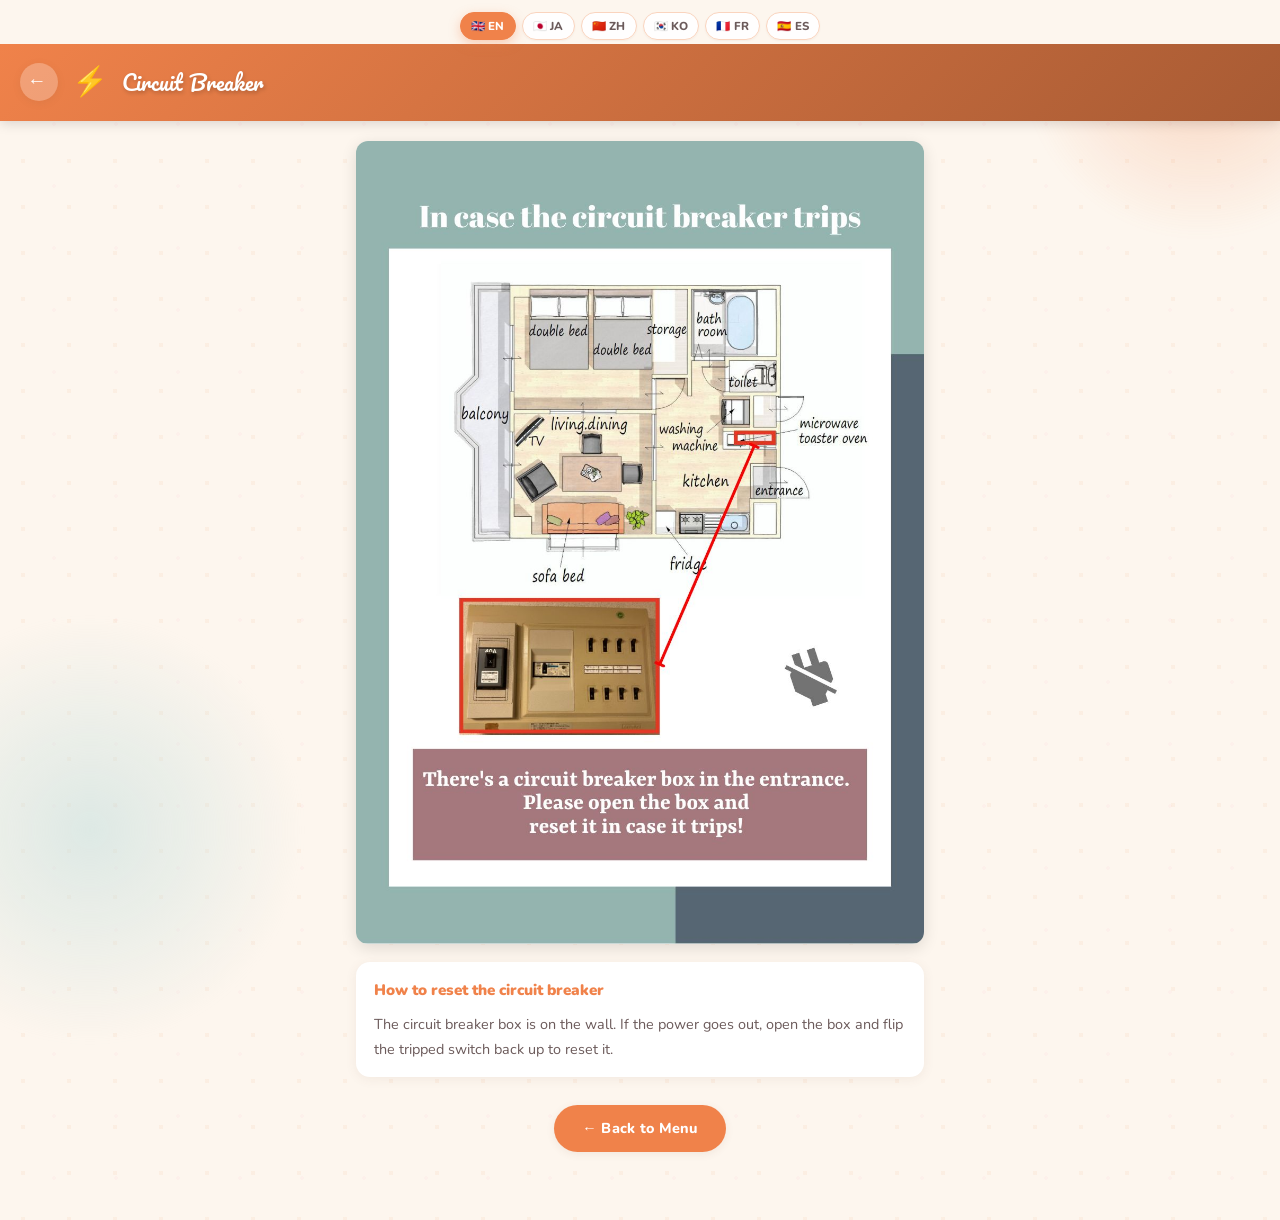
<file: circuit-breaker/index.html>
<!DOCTYPE html>
<html lang="en">
<head>
<meta charset="UTF-8">
<meta name="viewport" content="width=device-width, initial-scale=1.0">
<title>Circuit Breaker — Feliz Stay 907</title>
<link href="https://fonts.googleapis.com/css2?family=Nunito:wght@600;700;800;900&family=Pacifico&display=swap" rel="stylesheet">
<style>
  :root {
    --accent: #f0824a;
    --accent-light: #fad4be;
    --cream: #fdf6ee;
    --text-dark: #3a3232;
    --text-mid: #6b5a5a;
  }
  * { box-sizing: border-box; margin: 0; padding: 0; }
  body { font-family: 'Nunito', sans-serif; background: var(--cream); color: var(--text-dark); min-height: 100vh; }
  .top-bar {
    background: linear-gradient(135deg, var(--accent) 0%, color-mix(in srgb, var(--accent) 70%, black) 100%);
    padding: 16px 20px;
    display: flex;
    align-items: center;
    gap: 14px;
    position: sticky;
    top: 0;
    z-index: 10;
    box-shadow: 0 2px 12px rgba(0,0,0,0.15);
  }
  .back-btn {
    background: rgba(255,255,255,0.25);
    border: none;
    border-radius: 50%;
    width: 38px; height: 38px;
    display: flex; align-items: center; justify-content: center;
    cursor: pointer;
    font-size: 1.2rem;
    color: #fff;
    text-decoration: none;
    flex-shrink: 0;
    transition: background 0.2s;
  }
  .back-btn:hover { background: rgba(255,255,255,0.4); }
  .top-title {
    font-family: 'Pacifico', cursive;
    font-size: 1.3rem;
    color: #fff;
    text-shadow: 1px 2px 4px rgba(0,0,0,0.2);
    flex: 1;
  }
  .top-emoji { font-size: 1.8rem; }
  .content { padding: 20px 16px 40px; max-width: 600px; margin: 0 auto; }
  .content img:last-child { margin-bottom: 0; }
  .back-footer {
    text-align: center;
    margin-top: 28px;
    padding-bottom: 20px;
  }
  .back-footer a {
    display: inline-flex;
    align-items: center;
    gap: 8px;
    background: var(--accent);
    color: #fff;
    text-decoration: none;
    padding: 12px 28px;
    border-radius: 50px;
    font-weight: 800;
    font-size: 0.9rem;
    box-shadow: 0 4px 12px rgba(0,0,0,0.2);
    transition: transform 0.2s;
  }
  .back-footer a:hover { transform: scale(1.04); }

  .lang-bar{display:flex;justify-content:center;gap:6px;padding:10px 16px;flex-wrap:wrap;background:var(--cream);}
  .lang-btn{border:2px solid var(--accent-light);background:rgba(255,255,255,0.92);border-radius:50px;padding:4px 9px;font-family:'Nunito',sans-serif;font-size:0.72rem;font-weight:800;color:var(--text-mid);cursor:pointer;transition:all 0.2s;box-shadow:0 2px 8px rgba(120,80,60,0.12);}
  .lang-btn.active{background:var(--accent);border-color:var(--accent);color:#fff;}
  .lang-btn:hover:not(.active){border-color:var(--accent);color:var(--accent);}
  .info-card{background:#fff;border-radius:14px;padding:16px 18px;margin:18px 0;box-shadow:0 2px 12px rgba(120,80,60,0.08);font-size:0.9rem;line-height:1.7;color:var(--text-mid);}
  .info-card h3{font-size:0.95rem;font-weight:900;color:var(--accent);margin-bottom:8px;}
  .info-card ul{padding-left:1.2em;}
  .info-card li{margin-bottom:4px;}
  .tel{font-size:1.1rem;font-weight:900;color:var(--text-dark);letter-spacing:0.03em;}
</style>
    <link rel="stylesheet" href="../assets/style-sub.css?v=header-bands-20260528">
  <link rel="stylesheet" href="../assets/cute-pack.css">
  <style id="cute-pack-theme">:root{--cp-chip-a:#fff3e8;--cp-chip-b:#fdeef4;--cp-hover-shadow:rgba(220,140,90,.18);--cp-dot-1:rgba(240,170,120,.10);}</style>
</head>
<body>
<div class="lang-bar">
  <button class="lang-btn active" onclick="setLang('en',this)">🇬🇧 EN</button>
  <button class="lang-btn" onclick="setLang('ja',this)">🇯🇵 JA</button>
  <button class="lang-btn" onclick="setLang('zh',this)">🇨🇳 ZH</button>
  <button class="lang-btn" onclick="setLang('ko',this)">🇰🇷 KO</button>
  <button class="lang-btn" onclick="setLang('fr',this)">🇫🇷 FR</button>
  <button class="lang-btn" onclick="setLang('es',this)">🇪🇸 ES</button>
</div>
<div class="top-bar">
  <a href="../" class="back-btn">←</a>
  <span class="top-emoji">⚡</span>
  <div class="top-title" data-i18n="pageTitle">Circuit Breaker</div>
</div>
<div class="content">
  <img src="[data-uri]" alt="Circuit Breaker" style="width:100%;border-radius:12px;display:block;margin-bottom:12px;box-shadow:0 4px 16px rgba(0,0,0,0.12);">
  <div class="info-card"><h3 data-i18n="infoTitle">How to reset the circuit breaker</h3><p data-i18n="infoBody">The circuit breaker box is on the wall. If the power goes out, open the box and flip the tripped switch back up to reset it.</p></div>
<div class="back-footer">
    <a href="../" data-i18n="backToMenu">← Back to Menu</a>
  </div>
</div>

<script>
const S={"en":{"pageTitle":"Circuit Breaker","infoTitle":"How to reset the circuit breaker","infoBody":"The circuit breaker box is on the wall. If the power goes out, open the box and flip the tripped switch back up to reset it.","backToMenu":"← Back to Menu"},"ja":{"pageTitle":"ブレーカー","infoTitle":"ブレーカーの復旧方法","infoBody":"ブレーカーボックスは壁にあります。停電した場合は、ボックスを開けて落ちたスイッチを上げてリセットしてください。","backToMenu":"← メニューへ戻る"},"zh":{"pageTitle":"断路器","infoTitle":"断路器跳闸后的处理方法","infoBody":"断路器箱位于墙上。如果停电，请打开箱盖，将跳闸的开关拨回上方以重置。","backToMenu":"← 返回菜单"},"ko":{"pageTitle":"차단기","infoTitle":"차단기 복구 방법","infoBody":"차단기 박스는 벽에 있습니다. 정전 시 박스를 열고 내려간 스위치를 위로 올려 리셋하세요.","backToMenu":"← 메뉴로 돌아가기"},"fr":{"pageTitle":"Disjoncteur","infoTitle":"Reinitialiser le disjoncteur","infoBody":"Le tableau electrique est sur le mur. En cas de coupure, ouvrez le tableau et remettez le disjoncteur en position haute.","backToMenu":"← Retour au menu"},"es":{"pageTitle":"Disyuntor","infoTitle":"Como restablecer el disyuntor","infoBody":"La caja de disyuntores esta en la pared. Si se va la luz, abra la caja y suba el interruptor caido para restablecerlo.","backToMenu":"← Volver al menu"}};
<script>
function setLang(l,btn){document.querySelectorAll('.lang-btn').forEach(b=>b.classList.remove('active'));btn.classList.add('active');const t=S[l];if(!t)return;document.querySelectorAll('[data-i18n]').forEach(el=>{const k=el.getAttribute('data-i18n');if(k in t)el.textContent=t[k];});}
setLang('en',document.querySelector('.lang-btn.active'));
</script>
</script>
  <script src="../assets/cute-pack.js" defer></script>
</body>
</html>
</file>
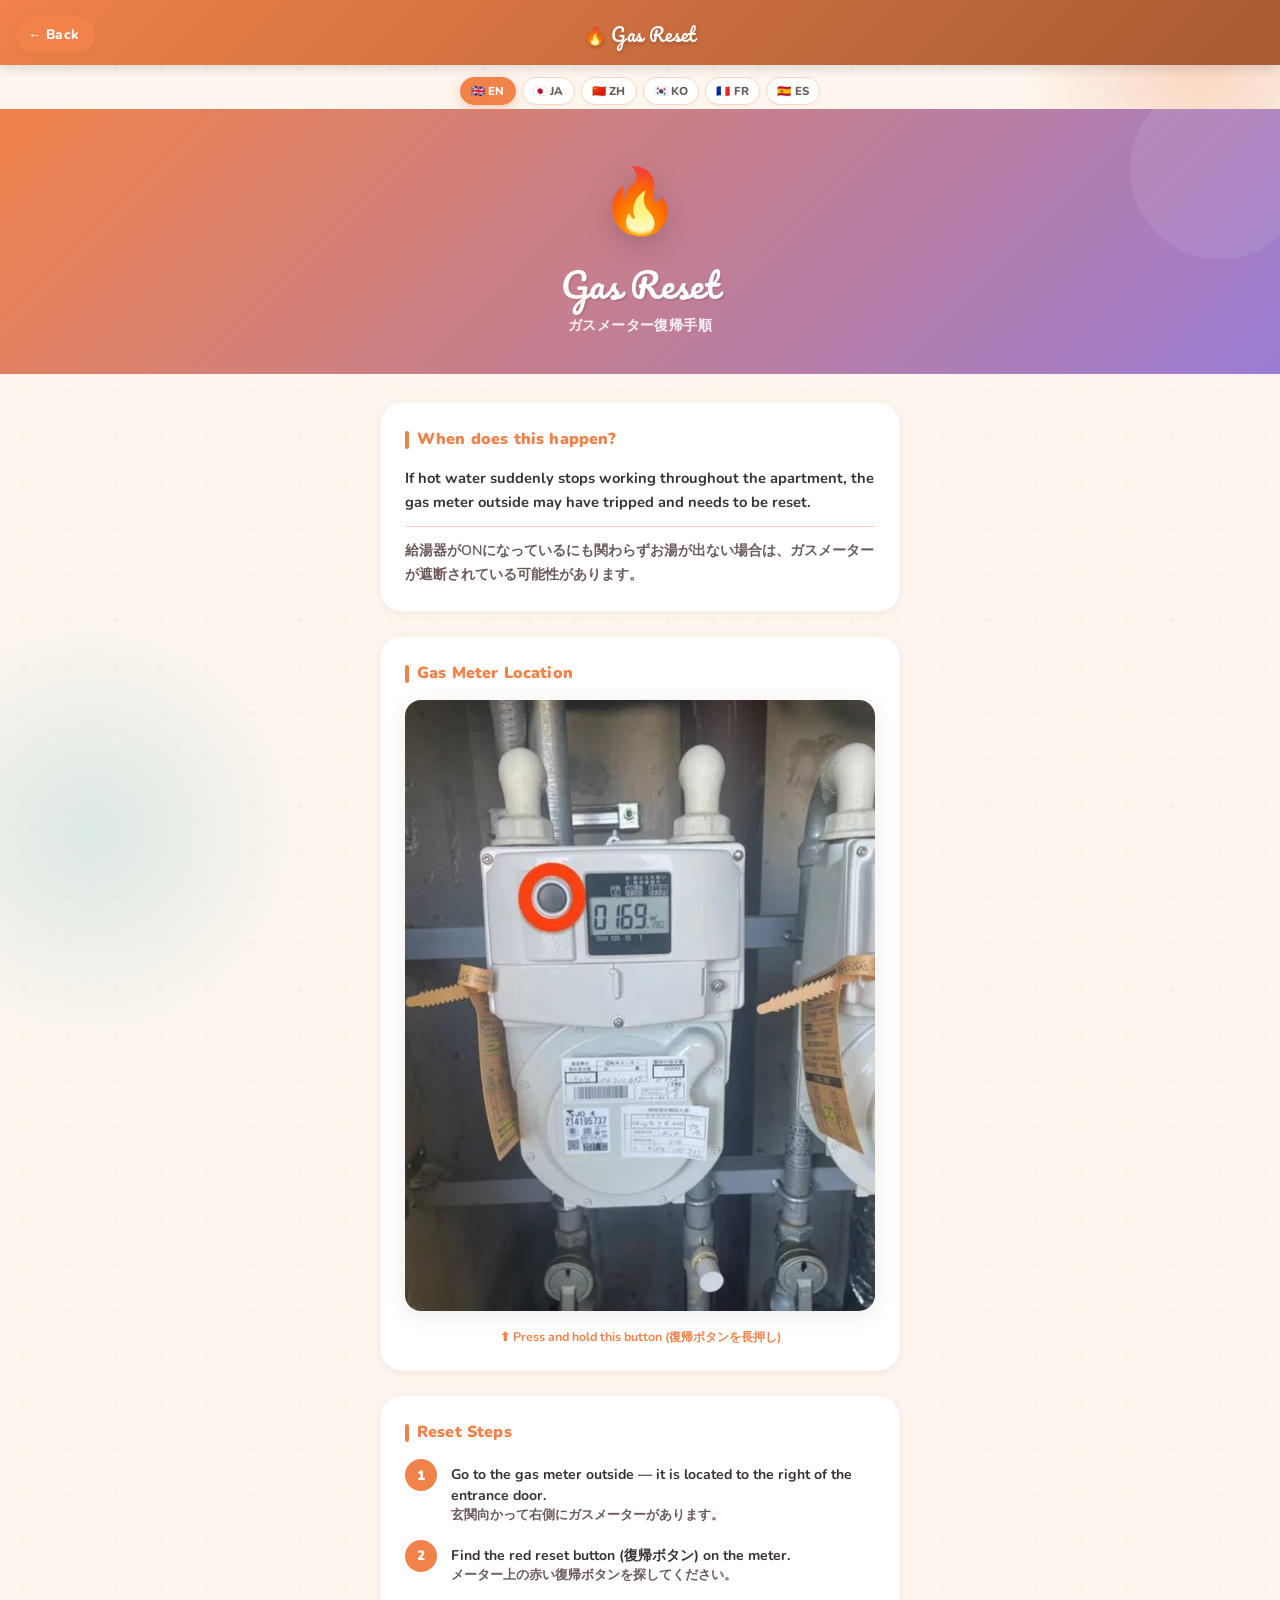
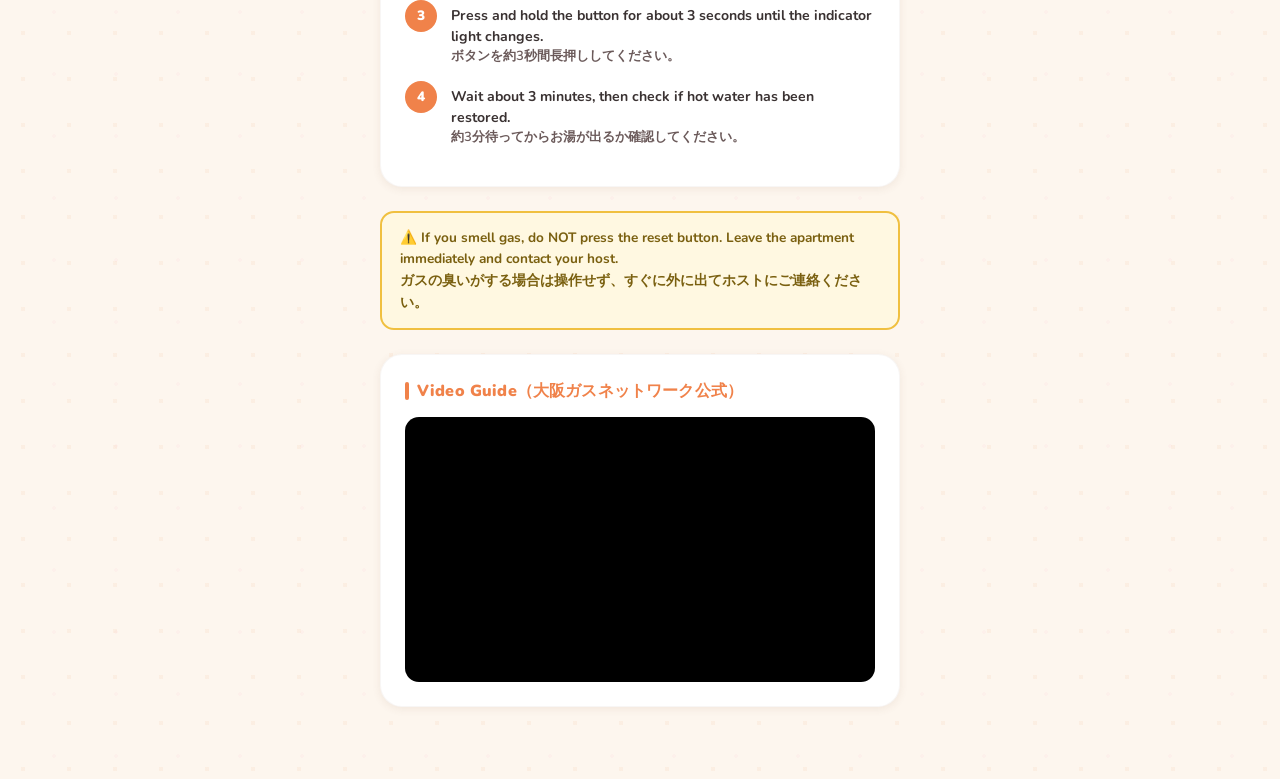
<file: gas-reset/index.html>
<!DOCTYPE html>
<html lang="en">
<head>
    <meta charset="UTF-8">
    <meta name="viewport" content="width=device-width, initial-scale=1.0">
    <title>Gas Reset — Feliz Stay 907</title>
    <link href="https://fonts.googleapis.com/css2?family=Nunito:wght@600;700;800;900&family=Pacifico&display=swap" rel="stylesheet">
    <style>
        :root {
            --cream: #fdf6ee;
            --accent: #f0824a;
            --accent-light: #fad4be;
            --text-dark: #3a3232;
            --text-mid: #6b5a5a;
            --white: #ffffff;
            --shadow: 0 4px 20px rgba(120,80,60,0.12);
        }

        * { box-sizing: border-box; margin: 0; padding: 0; }

        body {
            font-family: 'Nunito', sans-serif;
            background-color: var(--cream);
            color: var(--text-dark);
            min-height: 100vh;
        }

        /* ── Top bar ── */
        .top-bar {
            position: sticky;
            top: 0;
            z-index: 100;
            background: rgba(253,246,238,0.92);
            backdrop-filter: blur(8px);
            display: flex;
            align-items: center;
            padding: 12px 16px;
            border-bottom: 2px solid var(--accent-light);
        }

        .back-btn {
            display: inline-flex;
            align-items: center;
            gap: 6px;
            background: var(--accent);
            color: var(--white);
            border: none;
            border-radius: 50px;
            padding: 8px 18px;
            font-family: 'Nunito', sans-serif;
            font-size: 0.85rem;
            font-weight: 800;
            cursor: pointer;
            text-decoration: none;
            transition: opacity 0.2s;
        }
        .back-btn:hover { opacity: 0.85; }

        .top-bar-title {
            flex: 1;
            text-align: center;
            font-weight: 900;
            font-size: 1rem;
            color: var(--accent);
            padding-right: 80px; /* offset for back button width */
        }

        /* ── Hero header ── */
        .hero {
            background: linear-gradient(135deg, var(--accent) 0%, #9b7cd4 100%);
            color: var(--white);
            text-align: center;
            padding: 40px 24px 32px;
        }

        .hero-icon { font-size: 64px; display: block; margin-bottom: 12px; }

        .hero h1 {
            font-family: 'Pacifico', cursive;
            font-size: clamp(1.5rem, 5vw, 2.2rem);
            margin-bottom: 8px;
        }

        .hero-sub {
            font-size: 0.9rem;
            font-weight: 700;
            opacity: 0.9;
        }

        /* ── Content ── */
        .content {
            max-width: 560px;
            margin: 0 auto;
            padding: 28px 20px 48px;
        }

        .card {
            background: var(--white);
            border-radius: 20px;
            padding: 24px;
            margin-bottom: 24px;
            box-shadow: var(--shadow);
        }

        .card-title {
            font-size: 1rem;
            font-weight: 900;
            color: var(--accent);
            margin-bottom: 14px;
            display: flex;
            align-items: center;
            gap: 8px;
        }

        .card-title::before {
            content: '';
            display: inline-block;
            width: 4px;
            height: 18px;
            background: var(--accent);
            border-radius: 4px;
        }

        .instruction-en {
            font-size: 0.92rem;
            font-weight: 700;
            color: var(--text-dark);
            line-height: 1.65;
            margin-bottom: 12px;
        }

        .instruction-ja {
            font-size: 0.88rem;
            font-weight: 600;
            color: var(--text-mid);
            line-height: 1.7;
            border-top: 1px solid var(--accent-light);
            padding-top: 12px;
        }

        /* ── Photo ── */
        .meter-photo {
            width: 100%;
            border-radius: 14px;
            box-shadow: var(--shadow);
        }
        .photo-caption {
            text-align: center;
            font-size: 0.78rem;
            font-weight: 700;
            color: var(--accent);
            margin-top: 8px;
        }

        /* ── Steps ── */
        .steps { list-style: none; }
        .steps li {
            display: flex;
            gap: 14px;
            align-items: flex-start;
            margin-bottom: 14px;
        }
        .step-num {
            flex-shrink: 0;
            width: 32px;
            height: 32px;
            background: var(--accent);
            color: var(--white);
            border-radius: 50%;
            display: flex;
            align-items: center;
            justify-content: center;
            font-weight: 900;
            font-size: 0.85rem;
        }
        .step-text {
            padding-top: 5px;
            font-size: 0.88rem;
            font-weight: 700;
            line-height: 1.5;
            color: var(--text-dark);
        }
        .step-text span {
            display: block;
            font-weight: 600;
            color: var(--text-mid);
            font-size: 0.82rem;
        }

        /* ── Video ── */
        .video-wrap {
            position: relative;
            padding-bottom: 56.25%;
            height: 0;
            border-radius: 14px;
            overflow: hidden;
            background: #000;
        }
        .video-wrap iframe {
            position: absolute;
            top: 0; left: 0;
            width: 100%; height: 100%;
            border: none;
        }

        /* ── Warning ── */
        .warning {
            background: #fff8e1;
            border: 2px solid #f0c040;
            border-radius: 14px;
            padding: 14px 18px;
            font-size: 0.85rem;
            font-weight: 700;
            color: #7a6010;
            line-height: 1.6;
        }
        .warning::before { content: '⚠️ '; }

        /* ── Language switcher ── */
        .lang-bar {
            display: flex;
            justify-content: center;
            gap: 6px;
            padding: 10px 16px;
            flex-wrap: wrap;
        }
        .lang-btn {
            border: 2px solid var(--accent-light);
            background: rgba(255,255,255,0.92);
            backdrop-filter: blur(6px);
            border-radius: 50px;
            padding: 4px 9px;
            font-family: 'Nunito', sans-serif;
            font-size: 0.72rem;
            font-weight: 800;
            color: var(--text-mid);
            cursor: pointer;
            transition: all 0.2s;
            box-shadow: 0 2px 8px rgba(120,80,60,0.12);
        }
        .lang-btn.active {
            background: var(--accent);
            border-color: var(--accent);
            color: #fff;
        }
        .lang-btn:hover:not(.active) {
            border-color: var(--accent);
            color: var(--accent);
        }
    </style>
    <link rel="stylesheet" href="../assets/style-sub.css?v=header-bands-20260528">
  <link rel="stylesheet" href="../assets/cute-pack.css">
  <style id="cute-pack-theme">:root{--cp-chip-a:#fff3e8;--cp-chip-b:#fdeef4;--cp-hover-shadow:rgba(220,140,90,.18);--cp-dot-1:rgba(240,170,120,.10);}</style>
</head>
<body>

    <!-- Top bar -->
    <div class="top-bar">
        <a href="../" class="back-btn" data-i18n="backBtn">← Back</a>
        <div class="top-bar-title">🔥 <span data-i18n="pageTitle">Gas Reset</span></div>
    </div>

    <!-- Language switcher -->
    <div class="lang-bar">
        <button class="lang-btn active" onclick="setLang('en', this)">🇬🇧 EN</button>
        <button class="lang-btn" onclick="setLang('ja', this)">🇯🇵 JA</button>
        <button class="lang-btn" onclick="setLang('zh', this)">🇨🇳 ZH</button>
        <button class="lang-btn" onclick="setLang('ko', this)">🇰🇷 KO</button>
        <button class="lang-btn" onclick="setLang('fr', this)">🇫🇷 FR</button>
        <button class="lang-btn" onclick="setLang('es', this)">🇪🇸 ES</button>
    </div>

    <!-- Hero -->
    <div class="hero">
        <span class="hero-icon">🔥</span>
        <h1 data-i18n="heroTitle">Gas Reset</h1>
        <div class="hero-sub" data-i18n="heroSub">ガスメーター復帰手順</div>
    </div>

    <!-- Content -->
    <div class="content">

        <!-- Situation card -->
        <div class="card">
            <div class="card-title" data-i18n="situationTitle">When does this happen?</div>
            <div class="instruction-en" data-i18n="situationEN">
                If hot water suddenly stops working throughout the apartment, the gas meter outside may have tripped and needs to be reset.
            </div>
            <div class="instruction-ja" data-i18n="situationJA">
                給湯器がONになっているにも関わらずお湯が出ない場合は、ガスメーターが遮断されている可能性があります。
            </div>
        </div>

        <!-- Gas meter photo -->
        <div class="card">
            <div class="card-title" data-i18n="meterTitle">Gas Meter Location</div>
            <img class="meter-photo" src="[data-uri]" alt="Gas meter with reset button circled in orange">
            <div class="photo-caption" data-i18n="photoCaption">⬆ Press and hold this button (復帰ボタンを長押し)</div>
        </div>

        <!-- Steps card -->
        <div class="card">
            <div class="card-title" data-i18n="stepsTitle">Reset Steps</div>
            <ul class="steps">
                <li>
                    <div class="step-num">1</div>
                    <div class="step-text" data-i18n-html="step1">
                        Go to the gas meter outside — it is located to the right of the entrance door.
                        <span>玄関向かって右側にガスメーターがあります。</span>
                    </div>
                </li>
                <li>
                    <div class="step-num">2</div>
                    <div class="step-text" data-i18n-html="step2">
                        Find the red reset button (復帰ボタン) on the meter.
                        <span>メーター上の赤い復帰ボタンを探してください。</span>
                    </div>
                </li>
                <li>
                    <div class="step-num">3</div>
                    <div class="step-text" data-i18n-html="step3">
                        Press and hold the button for about 3 seconds until the indicator light changes.
                        <span>ボタンを約3秒間長押ししてください。</span>
                    </div>
                </li>
                <li>
                    <div class="step-num">4</div>
                    <div class="step-text" data-i18n-html="step4">
                        Wait about 3 minutes, then check if hot water has been restored.
                        <span>約3分待ってからお湯が出るか確認してください。</span>
                    </div>
                </li>
            </ul>
        </div>

        <!-- Warning -->
        <div class="warning" style="margin-bottom:24px;" data-i18n-html="warning">
            If you smell gas, do NOT press the reset button. Leave the apartment immediately and contact your host.
            <br>ガスの臭いがする場合は操作せず、すぐに外に出てホストにご連絡ください。
        </div>

        <!-- Video card -->
        <div class="card">
            <div class="card-title" data-i18n="videoTitle">Video Guide（大阪ガスネットワーク公式）</div>
            <div class="video-wrap">
                <iframe
                    src="https://www.youtube.com/embed/0YSmTuE4r2E"
                    title="ガスメーターの復帰手順"
                    allow="accelerometer; autoplay; clipboard-write; encrypted-media; gyroscope; picture-in-picture"
                    allowfullscreen>
                </iframe>
            </div>
        </div>

    </div>

<script>
const UI_STRINGS = {
    en: {
        backBtn: '← Back',
        pageTitle: 'Gas Reset',
        heroTitle: 'Gas Reset',
        heroSub: 'Gas Meter Reset Guide',
        situationTitle: 'When does this happen?',
        situationEN: 'If hot water suddenly stops working throughout the apartment, the gas meter outside may have tripped and needs to be reset.',
        situationJA: '',
        meterTitle: 'Gas Meter Location',
        photoCaption: '⬆ Press and hold this button',
        stepsTitle: 'Reset Steps',
        step1: 'Go to the gas meter outside — it is located to the right of the entrance door.',
        step2: 'Find the red reset button on the meter.',
        step3: 'Press and hold the button for about 3 seconds until the indicator light changes.',
        step4: 'Wait about 3 minutes, then check if hot water has been restored.',
        warning: 'If you smell gas, do NOT press the reset button. Leave the apartment immediately and contact your host.',
        videoTitle: 'Video Guide (Osaka Gas official)',
    },
    ja: {
        backBtn: '← 戻る',
        pageTitle: 'ガス復帰',
        heroTitle: 'ガス復帰',
        heroSub: 'ガスメーター復帰手順',
        situationTitle: 'こんなときは？',
        situationEN: '給湯器がONになっているにも関わらずお湯が出ない場合は、ガスメーターが遮断されている可能性があります。',
        situationJA: '',
        meterTitle: 'ガスメーターの場所',
        photoCaption: '⬆ このボタンを長押し（復帰ボタン）',
        stepsTitle: '復帰手順',
        step1: '玄関を出て右側にあるガスメーターに行きます。',
        step2: 'メーター上の赤い復帰ボタンを探してください。',
        step3: 'ボタンを約3秒間長押ししてください。ランプが変わるまで押し続けます。',
        step4: '約3分待ってからお湯が出るか確認してください。',
        warning: 'ガスの臭いがする場合は操作せず、すぐに外に出てホストにご連絡ください。',
        videoTitle: '動画ガイド（大阪ガスネットワーク公式）',
    },
    zh: {
        backBtn: '← 返回',
        pageTitle: '燃气复位',
        heroTitle: '燃气复位',
        heroSub: '燃气表复位步骤',
        situationTitle: '什么时候需要？',
        situationEN: '如果热水突然停止供应，室外的燃气表可能已跳闸，需要重置。',
        situationJA: '',
        meterTitle: '燃气表位置',
        photoCaption: '⬆ 长按此按钮（复位按钮）',
        stepsTitle: '复位步骤',
        step1: '前往入口门右侧的室外燃气表。',
        step2: '找到燃气表上的红色复位按钮。',
        step3: '长按按钮约3秒，直到指示灯变化。',
        step4: '等待约3分钟，然后检查热水是否恢复。',
        warning: '如果闻到燃气味，请勿按复位按钮。立即离开房间并联系您的房东。',
        videoTitle: '视频指南（大阪燃气官方）',
    },
    ko: {
        backBtn: '← 뒤로',
        pageTitle: '가스 복구',
        heroTitle: '가스 복구',
        heroSub: '가스 미터 복구 절차',
        situationTitle: '언제 필요한가요?',
        situationEN: '온수가 갑자기 나오지 않는 경우, 외부 가스 미터가 차단되었을 수 있으며 리셋이 필요합니다.',
        situationJA: '',
        meterTitle: '가스 미터 위치',
        photoCaption: '⬆ 이 버튼을 길게 누르세요 (복구 버튼)',
        stepsTitle: '복구 절차',
        step1: '현관문 오른쪽에 있는 외부 가스 미터로 이동하세요.',
        step2: '미터의 빨간색 복구 버튼을 찾으세요.',
        step3: '표시등이 바뀔 때까지 약 3초간 버튼을 길게 누르세요.',
        step4: '약 3분 기다린 후 온수가 나오는지 확인하세요.',
        warning: '가스 냄새가 나면 복구 버튼을 누르지 마세요. 즉시 건물 밖으로 나가 호스트에게 연락하세요.',
        videoTitle: '영상 가이드 (오사카 가스 공식)',
    },
    fr: {
        backBtn: '← Retour',
        pageTitle: 'Réinit. gaz',
        heroTitle: 'Réinitialisation gaz',
        heroSub: 'Procédure de réinitialisation du compteur de gaz',
        situationTitle: 'Quand cela se produit-il ?',
        situationEN: "Si l'eau chaude s'arrête soudainement, le compteur de gaz extérieur s'est peut-être déclenché et doit être réinitialisé.",
        situationJA: '',
        meterTitle: 'Emplacement du compteur de gaz',
        photoCaption: '⬆ Appuyez longuement sur ce bouton (bouton de réinitialisation)',
        stepsTitle: 'Étapes de réinitialisation',
        step1: "Rendez-vous au compteur de gaz extérieur — il se trouve à droite de la porte d'entrée.",
        step2: 'Trouvez le bouton rouge de réinitialisation sur le compteur.',
        step3: "Appuyez sur le bouton et maintenez-le enfoncé environ 3 secondes jusqu'à ce que le voyant change.",
        step4: "Attendez environ 3 minutes, puis vérifiez si l'eau chaude est rétablie.",
        warning: "Si vous sentez une odeur de gaz, N'APPUYEZ PAS sur le bouton de réinitialisation. Quittez l'appartement immédiatement et contactez votre hôte.",
        videoTitle: 'Guide vidéo (Osaka Gas officiel)',
    },
    es: {
        backBtn: '← Volver',
        pageTitle: 'Reinicio gas',
        heroTitle: 'Reinicio de gas',
        heroSub: 'Procedimiento de reinicio del medidor de gas',
        situationTitle: '¿Cuándo ocurre esto?',
        situationEN: 'Si el agua caliente deja de funcionar repentinamente, el medidor de gas exterior puede haberse disparado y necesita reiniciarse.',
        situationJA: '',
        meterTitle: 'Ubicación del medidor de gas',
        photoCaption: '⬆ Mantenga presionado este botón (botón de reinicio)',
        stepsTitle: 'Pasos de reinicio',
        step1: 'Vaya al medidor de gas exterior — está ubicado a la derecha de la puerta de entrada.',
        step2: 'Encuentre el botón rojo de reinicio en el medidor.',
        step3: 'Presione y mantenga el botón durante unos 3 segundos hasta que cambie la luz indicadora.',
        step4: 'Espere unos 3 minutos y luego verifique si se ha restablecido el agua caliente.',
        warning: 'Si huele a gas, NO presione el botón de reinicio. Salga del apartamento inmediatamente y contacte a su anfitrión.',
        videoTitle: 'Guía en video (Osaka Gas oficial)',
    },
};

function applyTranslations(lang) {
    const t = UI_STRINGS[lang];
    if (!t) return;
    document.querySelectorAll('[data-i18n]').forEach(el => {
        const key = el.getAttribute('data-i18n');
        if (key in t) el.textContent = t[key];
    });
    document.querySelectorAll('[data-i18n-html]').forEach(el => {
        const key = el.getAttribute('data-i18n-html');
        if (key in t) el.innerHTML = t[key];
    });
}

function setLang(lang, btn) {
    applyTranslations(lang);
    document.querySelectorAll('.lang-btn').forEach(b => b.classList.remove('active'));
    if (btn) btn.classList.add('active');
}
</script>
  <script src="../assets/cute-pack.js" defer></script>
</body>
</html>
</file>
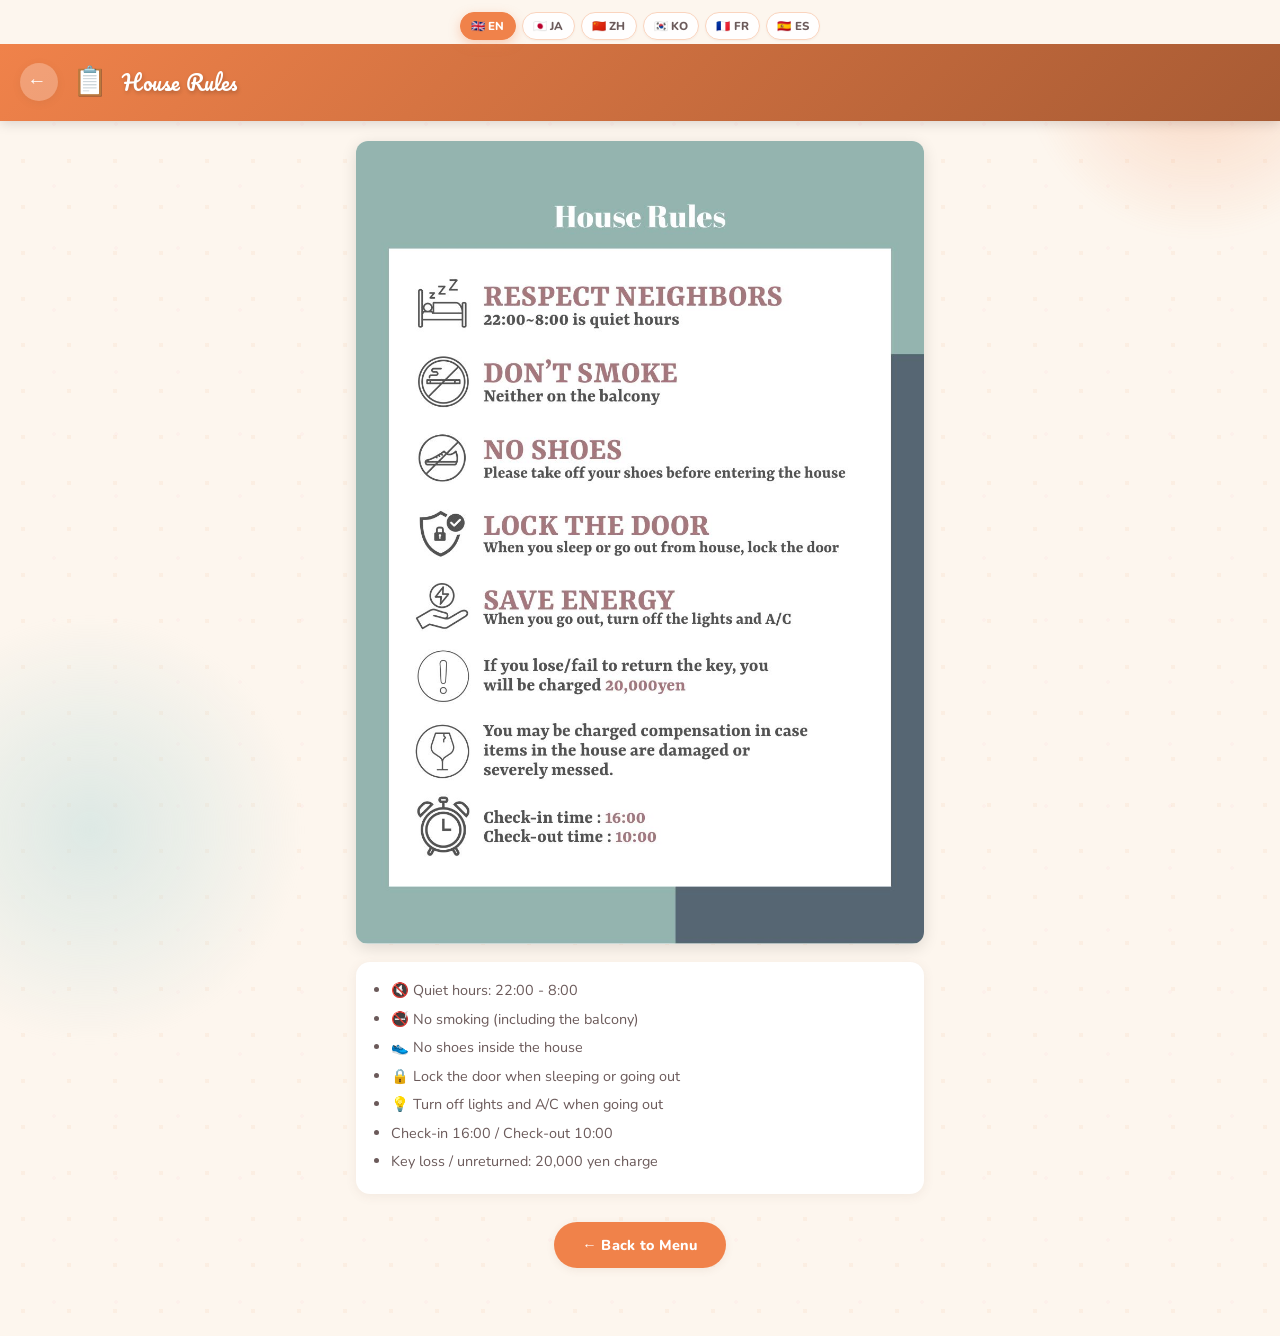
<file: house-rules/index.html>
<!DOCTYPE html>
<html lang="en">
<head>
<meta charset="UTF-8">
<meta name="viewport" content="width=device-width, initial-scale=1.0">
<title>House Rules — Feliz Stay 907</title>
<link href="https://fonts.googleapis.com/css2?family=Nunito:wght@600;700;800;900&family=Pacifico&display=swap" rel="stylesheet">
<style>
  :root {
    --accent: #f0824a;
    --accent-light: #fad4be;
    --cream: #fdf6ee;
    --text-dark: #3a3232;
    --text-mid: #6b5a5a;
  }
  * { box-sizing: border-box; margin: 0; padding: 0; }
  body { font-family: 'Nunito', sans-serif; background: var(--cream); color: var(--text-dark); min-height: 100vh; }
  .top-bar {
    background: linear-gradient(135deg, var(--accent) 0%, color-mix(in srgb, var(--accent) 70%, black) 100%);
    padding: 16px 20px;
    display: flex;
    align-items: center;
    gap: 14px;
    position: sticky;
    top: 0;
    z-index: 10;
    box-shadow: 0 2px 12px rgba(0,0,0,0.15);
  }
  .back-btn {
    background: rgba(255,255,255,0.25);
    border: none;
    border-radius: 50%;
    width: 38px; height: 38px;
    display: flex; align-items: center; justify-content: center;
    cursor: pointer;
    font-size: 1.2rem;
    color: #fff;
    text-decoration: none;
    flex-shrink: 0;
    transition: background 0.2s;
  }
  .back-btn:hover { background: rgba(255,255,255,0.4); }
  .top-title {
    font-family: 'Pacifico', cursive;
    font-size: 1.3rem;
    color: #fff;
    text-shadow: 1px 2px 4px rgba(0,0,0,0.2);
    flex: 1;
  }
  .top-emoji { font-size: 1.8rem; }
  .content { padding: 20px 16px 40px; max-width: 600px; margin: 0 auto; }
  .content img:last-child { margin-bottom: 0; }
  .back-footer {
    text-align: center;
    margin-top: 28px;
    padding-bottom: 20px;
  }
  .back-footer a {
    display: inline-flex;
    align-items: center;
    gap: 8px;
    background: var(--accent);
    color: #fff;
    text-decoration: none;
    padding: 12px 28px;
    border-radius: 50px;
    font-weight: 800;
    font-size: 0.9rem;
    box-shadow: 0 4px 12px rgba(0,0,0,0.2);
    transition: transform 0.2s;
  }
  .back-footer a:hover { transform: scale(1.04); }

  .lang-bar{display:flex;justify-content:center;gap:6px;padding:10px 16px;flex-wrap:wrap;background:var(--cream);}
  .lang-btn{border:2px solid var(--accent-light);background:rgba(255,255,255,0.92);border-radius:50px;padding:4px 9px;font-family:'Nunito',sans-serif;font-size:0.72rem;font-weight:800;color:var(--text-mid);cursor:pointer;transition:all 0.2s;box-shadow:0 2px 8px rgba(120,80,60,0.12);}
  .lang-btn.active{background:var(--accent);border-color:var(--accent);color:#fff;}
  .lang-btn:hover:not(.active){border-color:var(--accent);color:var(--accent);}
  .info-card{background:#fff;border-radius:14px;padding:16px 18px;margin:18px 0;box-shadow:0 2px 12px rgba(120,80,60,0.08);font-size:0.9rem;line-height:1.7;color:var(--text-mid);}
  .info-card h3{font-size:0.95rem;font-weight:900;color:var(--accent);margin-bottom:8px;}
  .info-card ul{padding-left:1.2em;}
  .info-card li{margin-bottom:4px;}
  .tel{font-size:1.1rem;font-weight:900;color:var(--text-dark);letter-spacing:0.03em;}
</style>
    <link rel="stylesheet" href="../assets/style-sub.css?v=header-bands-20260528">
  <link rel="stylesheet" href="../assets/cute-pack.css">
  <style id="cute-pack-theme">:root{--cp-chip-a:#fff3e8;--cp-chip-b:#fdeef4;--cp-hover-shadow:rgba(220,140,90,.18);--cp-dot-1:rgba(240,170,120,.10);}</style>
</head>
<body>
<div class="lang-bar">
  <button class="lang-btn active" onclick="setLang('en',this)">🇬🇧 EN</button>
  <button class="lang-btn" onclick="setLang('ja',this)">🇯🇵 JA</button>
  <button class="lang-btn" onclick="setLang('zh',this)">🇨🇳 ZH</button>
  <button class="lang-btn" onclick="setLang('ko',this)">🇰🇷 KO</button>
  <button class="lang-btn" onclick="setLang('fr',this)">🇫🇷 FR</button>
  <button class="lang-btn" onclick="setLang('es',this)">🇪🇸 ES</button>
</div>
<div class="top-bar">
  <a href="../" class="back-btn">←</a>
  <span class="top-emoji">📋</span>
  <div class="top-title" data-i18n="pageTitle">House Rules</div>
</div>
<div class="content">
  <img src="[data-uri]" alt="House Rules" style="width:100%;border-radius:12px;display:block;margin-bottom:12px;box-shadow:0 4px 16px rgba(0,0,0,0.12);">
  <div class="info-card"><ul><li data-i18n="rule1">🔇 Quiet hours: 22:00 - 8:00</li><li data-i18n="rule2">🚭 No smoking (including the balcony)</li><li data-i18n="rule3">👟 No shoes inside the house</li><li data-i18n="rule4">🔒 Lock the door when sleeping or going out</li><li data-i18n="rule5">💡 Turn off lights and A/C when going out</li><li data-i18n="checkInOut">Check-in 16:00 / Check-out 10:00</li><li data-i18n="keyLoss">Key loss / unreturned: 20,000 yen charge</li></ul></div>
<div class="back-footer">
    <a href="../" data-i18n="backToMenu">← Back to Menu</a>
  </div>
</div>

<script>
const S={"en":{"pageTitle":"House Rules","rule1":"🔇 Quiet hours: 22:00 - 8:00","rule2":"🚭 No smoking (including the balcony)","rule3":"👟 No shoes inside the house","rule4":"🔒 Lock the door when sleeping or going out","rule5":"💡 Turn off lights and A/C when going out","checkInOut":"Check-in 16:00 / Check-out 10:00","keyLoss":"Key loss / unreturned: 20,000 yen charge","backToMenu":"← Back to Menu"},"ja":{"pageTitle":"ハウスルール","rule1":"🔇 静粛時間: 22:00 – 8:00","rule2":"🚭 禁煙（バルコニー含む）","rule3":"👟 室内では靴を脱いでください","rule4":"🔒 就寝・外出時は必ず施錠してください","rule5":"💡 外出時は照明とエアコンをオフに","checkInOut":"チェックイン 16:00 / チェックアウト 10:00","keyLoss":"鍵の紛失・未返却: 20,000円請求","backToMenu":"← メニューへ戻る"},"zh":{"pageTitle":"住宿规定","rule1":"🔇 安静时间: 22:00 – 8:00","rule2":"🚭 禁止吸烟（包括阳台）","rule3":"👟 请在门口脱鞋","rule4":"🔒 睡觉或外出时请锁门","rule5":"💡 外出时请关闭照明和空调","checkInOut":"入住 16:00 / 退房 10:00","keyLoss":"钥匙丢失/未归还: 收取20,000日元","backToMenu":"← 返回菜单"},"ko":{"pageTitle":"하우스 룰","rule1":"🔇 조용한 시간: 22:00 – 8:00","rule2":"🚭 금연 (발코니 포함)","rule3":"👟 실내에서는 신발을 벗어주세요","rule4":"🔒 취침 및 외출 시 문을 잠가주세요","rule5":"💡 외출 시 조명과 에어컨을 끄세요","checkInOut":"체크인 16:00 / 체크아웃 10:00","keyLoss":"열쇠 분실/미반납: 20,000엔 청구","backToMenu":"← 메뉴로 돌아가기"},"fr":{"pageTitle":"Reglement interieur","rule1":"🔇 Heures calmes: 22:00 – 8:00","rule2":"🚭 Interdiction de fumer (balcon inclus)","rule3":"👟 Retirez vos chaussures avant d'entrer","rule4":"🔒 Verrouillez la porte en dormant ou en sortant","rule5":"💡 Eteignez lumieres et climatiseur en partant","checkInOut":"Arrivee 16:00 / Depart 10:00","keyLoss":"Perte / non-retour de cle: 20 000 yens","backToMenu":"← Retour au menu"},"es":{"pageTitle":"Normas de la casa","rule1":"🔇 Horas silenciosas: 22:00 – 8:00","rule2":"🚭 Prohibido fumar (incluido el balcon)","rule3":"👟 Por favor quitese los zapatos al entrar","rule4":"🔒 Cierre la puerta con llave al dormir o salir","rule5":"💡 Apague las luces y el aire acondicionado al salir","checkInOut":"Check-in 16:00 / Check-out 10:00","keyLoss":"Perdida / no devolucion de llave: 20.000 yenes","backToMenu":"← Volver al menu"}};
<script>
function setLang(l,btn){document.querySelectorAll('.lang-btn').forEach(b=>b.classList.remove('active'));btn.classList.add('active');const t=S[l];if(!t)return;document.querySelectorAll('[data-i18n]').forEach(el=>{const k=el.getAttribute('data-i18n');if(k in t)el.textContent=t[k];});}
setLang('en',document.querySelector('.lang-btn.active'));
</script>
</script>
  <script src="../assets/cute-pack.js" defer></script>
</body>
</html>
</file>
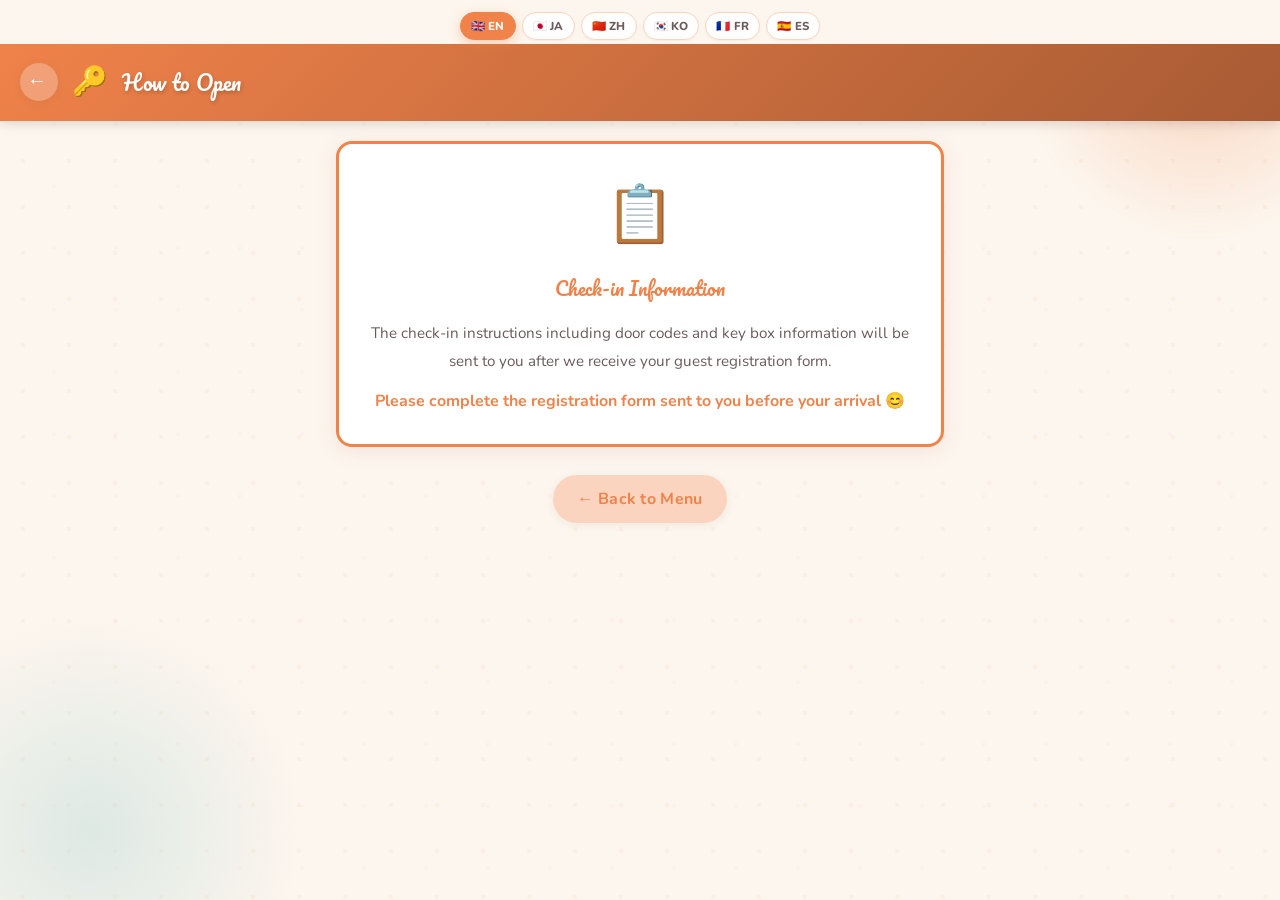
<file: how-to-open/index.html>
<!DOCTYPE html>
<html lang="en">
<head>
<meta charset="UTF-8">
<link rel="icon" href="data:image/svg+xml,%3Csvg xmlns='http://www.w3.org/2000/svg' viewBox='0 0 32 32'%3E%3Crect width='32' height='32' rx='10' fill='%23fef3c7'/%3E%3Crect x='20' y='7' width='3' height='6' rx='1.5' fill='none' stroke='%23f0824a' stroke-width='1.6'/%3E%3Cpath d='M5,17 Q5,15 7,14 L16,6 L25,14 Q27,15 27,17 Z' fill='none' stroke='%23f0824a' stroke-width='2' stroke-linejoin='round' stroke-linecap='round'/%3E%3Crect x='7' y='16' width='18' height='11' rx='2.5' fill='none' stroke='%23f0824a' stroke-width='2'/%3E%3Cpath d='M14,27 L14,22 Q14,19.5 16,19.5 Q18,19.5 18,22 L18,27' fill='none' stroke='%23f0824a' stroke-width='1.6'/%3E%3Ccircle cx='10.5' cy='21' r='2' fill='none' stroke='%23f0824a' stroke-width='1.5'/%3E%3Ccircle cx='21.5' cy='21' r='2' fill='none' stroke='%23f0824a' stroke-width='1.5'/%3E%3C/svg%3E">
<meta name="viewport" content="width=device-width, initial-scale=1.0">
<title>How to Open — Feliz Stay 907</title>
<link href="https://fonts.googleapis.com/css2?family=Nunito:wght@600;700;800;900&family=Pacifico&display=swap" rel="stylesheet">
<style>
  :root{--accent: #f0824a;--accent-light: #fad4be;--cream:#fdf6ee;--text-dark:#3a3232;--text-mid:#6b5a5a;}
  *{box-sizing:border-box;margin:0;padding:0;}
  body{font-family:'Nunito',sans-serif;background:var(--cream);color:var(--text-dark);min-height:100vh;}
  .top-bar{background:linear-gradient(135deg,var(--accent) 0%,color-mix(in srgb,var(--accent) 70%,black) 100%);padding:16px 20px;display:flex;align-items:center;gap:14px;position:sticky;top:0;z-index:10;box-shadow:0 2px 12px rgba(0,0,0,0.15);}
  .back-btn{background:rgba(255,255,255,0.25);border:none;border-radius:50%;width:38px;height:38px;display:flex;align-items:center;justify-content:center;cursor:pointer;font-size:1.2rem;color:#fff;text-decoration:none;flex-shrink:0;transition:background 0.2s;}
  .back-btn:hover{background:rgba(255,255,255,0.4);}
  .top-title{font-family:'Pacifico',cursive;font-size:1.3rem;color:#fff;text-shadow:1px 2px 4px rgba(0,0,0,0.2);flex:1;}
  .top-emoji{font-size:1.8rem;}
  .content{padding:20px 16px 40px;max-width:640px;margin:0 auto;}
  .back-footer{text-align:center;margin-top:28px;padding-bottom:20px;}
  .back-footer a{display:inline-flex;align-items:center;gap:8px;color:var(--accent);font-weight:700;font-size:1rem;text-decoration:none;background:var(--accent-light);padding:12px 24px;border-radius:50px;transition:opacity 0.2s;}
  .back-footer a:hover{opacity:0.8;}
  .lang-bar{display:flex;justify-content:center;gap:6px;padding:10px 16px;flex-wrap:wrap;background:var(--cream);}
  .lang-btn{border:2px solid var(--accent-light);background:rgba(255,255,255,0.92);border-radius:50px;padding:4px 9px;font-family:'Nunito',sans-serif;font-size:0.72rem;font-weight:800;color:var(--text-mid);cursor:pointer;transition:all 0.2s;box-shadow:0 2px 8px rgba(120,80,60,0.12);}
  .lang-btn.active{background:var(--accent);border-color:var(--accent);color:#fff;}
  .lang-btn:hover:not(.active){border-color:var(--accent);color:var(--accent);}
  .notice-card{background:#fff;border:3px solid var(--accent);border-radius:16px;padding:28px 24px;text-align:center;box-shadow:0 4px 20px rgba(193,123,123,0.15);margin-bottom:24px;}
  .notice-icon{font-size:3.5rem;margin-bottom:16px;display:block;}
  .notice-title{font-family:'Pacifico',cursive;font-size:1.2rem;color:var(--accent);margin-bottom:16px;}
  .notice-body{font-size:0.95rem;line-height:1.8;color:var(--text-mid);}
  .notice-body strong{color:var(--accent);display:block;margin-top:12px;font-size:1rem;}
</style>
<link rel="stylesheet" href="../assets/style-sub.css?v=header-bands-20260528">
  <link rel="stylesheet" href="../assets/cute-pack.css">
  <style id="cute-pack-theme">:root{--cp-chip-a:#fff3e8;--cp-chip-b:#fdeef4;--cp-hover-shadow:rgba(220,140,90,.18);--cp-dot-1:rgba(240,170,120,.10);}</style>
</head>
<body>
<div class="lang-bar">
  <button class="lang-btn active" onclick="setLang('en',this)">🇬🇧 EN</button>
  <button class="lang-btn" onclick="setLang('ja',this)">🇯🇵 JA</button>
  <button class="lang-btn" onclick="setLang('zh',this)">🇨🇳 ZH</button>
  <button class="lang-btn" onclick="setLang('ko',this)">🇰🇷 KO</button>
  <button class="lang-btn" onclick="setLang('fr',this)">🇫🇷 FR</button>
  <button class="lang-btn" onclick="setLang('es',this)">🇪🇸 ES</button>
</div>
<div class="top-bar">
  <a href="../" class="back-btn">←</a>
  <span class="top-emoji">🔑</span>
  <div class="top-title" data-i18n="pageTitle">How to Open</div>
</div>
<div class="content">
  <div class="notice-card">
    <span class="notice-icon">📋</span>
    <div class="notice-title" data-i18n="cardTitle">Check-in Information</div>
    <div class="notice-body">
      <span data-i18n="cardBody">The check-in instructions including door codes and key box information will be sent to you after we receive your guest registration form.</span>
      <strong data-i18n="cardSub">Please complete the registration form sent to you before your arrival 😊</strong>
    </div>
  </div>
  <div class="back-footer">
    <a href="../" data-i18n="backToMenu">← Back to Menu</a>
  </div>
</div>
<script>
const S={
  en:{pageTitle:"How to Open",cardTitle:"Check-in Information",cardBody:"The check-in instructions including door codes and key box information will be sent to you after we receive your guest registration form.",cardSub:"Please complete the registration form sent to you before your arrival 😊",backToMenu:"← Back to Menu"},
  ja:{pageTitle:"入室方法",cardTitle:"チェックイン情報について",cardBody:"宿泊者名簿のご提出後に、ドアコードやキーボックスの情報を含むチェックイン案内をお送りさせていただいています。",cardSub:"ご到着前に、お送りした宿泊者名簿フォームのご記入をお願いいたします 😊",backToMenu:"← メニューへ戻る"},
  zh:{pageTitle:"入室方法",cardTitle:"入住信息",cardBody:"收到您提交的住客登记表后，我们将向您发送包含门锁密码和钥匙箱信息在内的入住说明。",cardSub:"请在抵达前填写我们发送给您的住客登记表 😊",backToMenu:"← 返回菜单"},
  ko:{pageTitle:"입실 방법",cardTitle:"체크인 안내",cardBody:"숙박자 명부를 제출해 주신 후, 도어 코드 및 키박스 정보를 포함한 체크인 안내를 보내드립니다.",cardSub:"도착 전에 보내드린 숙박자 등록 양식을 작성해 주세요 😊",backToMenu:"← 메뉴로 돌아가기"},
  fr:{pageTitle:"Comment entrer",cardTitle:"Informations d’arrivée",cardBody:"Les instructions d’arrivée incluant le code de la porte et les informations du boîtier à clés vous seront envoyées après réception de votre formulaire d’enregistrement.",cardSub:"Veuillez remplir le formulaire d’enregistrement envoyé avant votre arrivée 😊",backToMenu:"← Retour au menu"},
  es:{pageTitle:"Cómo entrar",cardTitle:"Información de entrada",cardBody:"Las instrucciones de entrada, incluyendo los códigos de la puerta y la caja de llaves, se le enviarán tras recibir su formulario de registro de huéspedes.",cardSub:"Por favor complete el formulario de registro enviado antes de su llegada 😊",backToMenu:"← Volver al menú"}
};
function setLang(l,btn){document.querySelectorAll('.lang-btn').forEach(b=>b.classList.remove('active'));btn.classList.add('active');const t=S[l];if(!t)return;document.querySelectorAll('[data-i18n]').forEach(el=>{const k=el.getAttribute('data-i18n');if(k in t)el.textContent=t[k];});}
setLang('en',document.querySelector('.lang-btn.active'));
</script>
  <script src="../assets/cute-pack.js" defer></script>
</body>
</html>
</file>
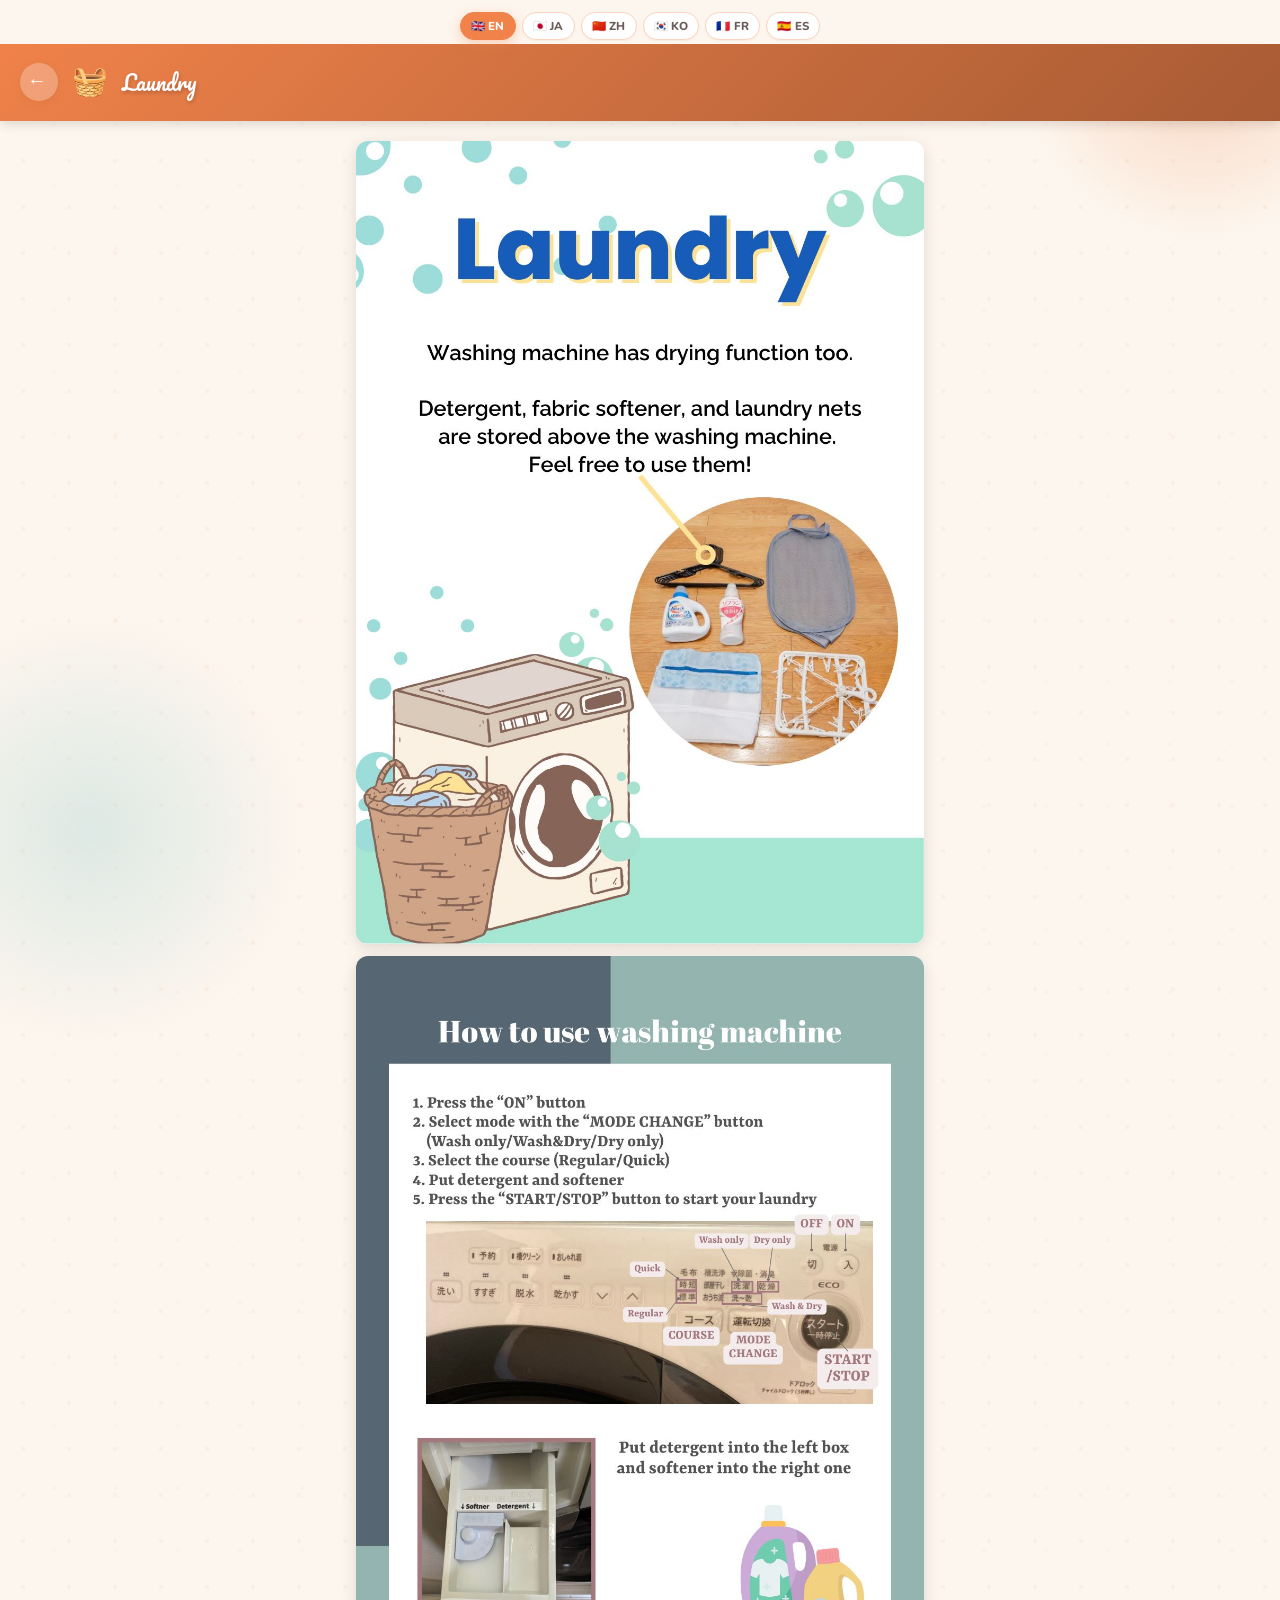
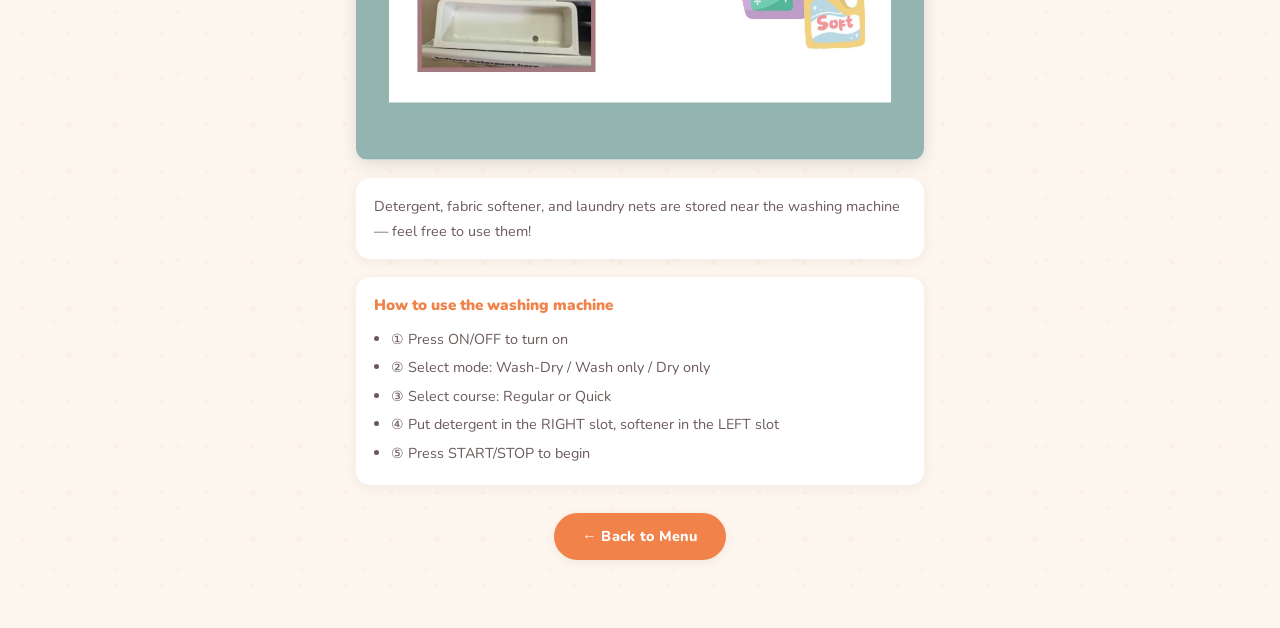
<file: laundry/index.html>
<!DOCTYPE html>
<html lang="en">
<head>
<meta charset="UTF-8">
<meta name="viewport" content="width=device-width, initial-scale=1.0">
<title>Laundry — Feliz Stay 907</title>
<link href="https://fonts.googleapis.com/css2?family=Nunito:wght@600;700;800;900&family=Pacifico&display=swap" rel="stylesheet">
<style>
  :root {
    --accent: #f0824a;
    --accent-light: #fad4be;
    --cream: #fdf6ee;
    --text-dark: #3a3232;
    --text-mid: #6b5a5a;
  }
  * { box-sizing: border-box; margin: 0; padding: 0; }
  body { font-family: 'Nunito', sans-serif; background: var(--cream); color: var(--text-dark); min-height: 100vh; }
  .top-bar {
    background: linear-gradient(135deg, var(--accent) 0%, color-mix(in srgb, var(--accent) 70%, black) 100%);
    padding: 16px 20px;
    display: flex;
    align-items: center;
    gap: 14px;
    position: sticky;
    top: 0;
    z-index: 10;
    box-shadow: 0 2px 12px rgba(0,0,0,0.15);
  }
  .back-btn {
    background: rgba(255,255,255,0.25);
    border: none;
    border-radius: 50%;
    width: 38px; height: 38px;
    display: flex; align-items: center; justify-content: center;
    cursor: pointer;
    font-size: 1.2rem;
    color: #fff;
    text-decoration: none;
    flex-shrink: 0;
    transition: background 0.2s;
  }
  .back-btn:hover { background: rgba(255,255,255,0.4); }
  .top-title {
    font-family: 'Pacifico', cursive;
    font-size: 1.3rem;
    color: #fff;
    text-shadow: 1px 2px 4px rgba(0,0,0,0.2);
    flex: 1;
  }
  .top-emoji { font-size: 1.8rem; }
  .content { padding: 20px 16px 40px; max-width: 600px; margin: 0 auto; }
  .content img:last-child { margin-bottom: 0; }
  .back-footer {
    text-align: center;
    margin-top: 28px;
    padding-bottom: 20px;
  }
  .back-footer a {
    display: inline-flex;
    align-items: center;
    gap: 8px;
    background: var(--accent);
    color: #fff;
    text-decoration: none;
    padding: 12px 28px;
    border-radius: 50px;
    font-weight: 800;
    font-size: 0.9rem;
    box-shadow: 0 4px 12px rgba(0,0,0,0.2);
    transition: transform 0.2s;
  }
  .back-footer a:hover { transform: scale(1.04); }

  .lang-bar{display:flex;justify-content:center;gap:6px;padding:10px 16px;flex-wrap:wrap;background:var(--cream);}
  .lang-btn{border:2px solid var(--accent-light);background:rgba(255,255,255,0.92);border-radius:50px;padding:4px 9px;font-family:'Nunito',sans-serif;font-size:0.72rem;font-weight:800;color:var(--text-mid);cursor:pointer;transition:all 0.2s;box-shadow:0 2px 8px rgba(120,80,60,0.12);}
  .lang-btn.active{background:var(--accent);border-color:var(--accent);color:#fff;}
  .lang-btn:hover:not(.active){border-color:var(--accent);color:var(--accent);}
  .info-card{background:#fff;border-radius:14px;padding:16px 18px;margin:18px 0;box-shadow:0 2px 12px rgba(120,80,60,0.08);font-size:0.9rem;line-height:1.7;color:var(--text-mid);}
  .info-card h3{font-size:0.95rem;font-weight:900;color:var(--accent);margin-bottom:8px;}
  .info-card ul{padding-left:1.2em;}
  .info-card li{margin-bottom:4px;}
  .tel{font-size:1.1rem;font-weight:900;color:var(--text-dark);letter-spacing:0.03em;}
</style>
    <link rel="stylesheet" href="../assets/style-sub.css?v=header-bands-20260528">
  <link rel="stylesheet" href="../assets/cute-pack.css">
  <style id="cute-pack-theme">:root{--cp-chip-a:#fff3e8;--cp-chip-b:#fdeef4;--cp-hover-shadow:rgba(220,140,90,.18);--cp-dot-1:rgba(240,170,120,.10);}</style>
</head>
<body>
<div class="lang-bar">
  <button class="lang-btn active" onclick="setLang('en',this)">🇬🇧 EN</button>
  <button class="lang-btn" onclick="setLang('ja',this)">🇯🇵 JA</button>
  <button class="lang-btn" onclick="setLang('zh',this)">🇨🇳 ZH</button>
  <button class="lang-btn" onclick="setLang('ko',this)">🇰🇷 KO</button>
  <button class="lang-btn" onclick="setLang('fr',this)">🇫🇷 FR</button>
  <button class="lang-btn" onclick="setLang('es',this)">🇪🇸 ES</button>
</div>
<div class="top-bar">
  <a href="../" class="back-btn">←</a>
  <span class="top-emoji">🧺</span>
  <div class="top-title" data-i18n="pageTitle">Laundry</div>
</div>
<div class="content">
  <img src="[data-uri]" alt="Laundry" style="width:100%;border-radius:12px;display:block;margin-bottom:12px;box-shadow:0 4px 16px rgba(0,0,0,0.12);">
<img src="[data-uri]" alt="Laundry" style="width:100%;border-radius:12px;display:block;margin-bottom:12px;box-shadow:0 4px 16px rgba(0,0,0,0.12);">
  <div class="info-card"><p data-i18n="laundryTip">Detergent, fabric softener, and laundry nets are stored near the washing machine — feel free to use them!</p></div><div class="info-card"><h3 data-i18n="laundryHow">How to use the washing machine</h3><ul><li data-i18n="step1">① Press ON/OFF to turn on</li><li data-i18n="step2">② Select mode: Wash-Dry / Wash only / Dry only</li><li data-i18n="step3">③ Select course: Regular or Quick</li><li data-i18n="step4">④ Put detergent in the RIGHT slot, softener in the LEFT slot</li><li data-i18n="step5">⑤ Press START/STOP to begin</li></ul></div>
<div class="back-footer">
    <a href="../" data-i18n="backToMenu">← Back to Menu</a>
  </div>
</div>

<script>
const S={"en":{"pageTitle":"Laundry","laundryTip":"Detergent, fabric softener, and laundry nets are stored near the washing machine — feel free to use them!","laundryHow":"How to use the washing machine","step1":"① Press ON/OFF to turn on","step2":"② Select mode: Wash-Dry / Wash only / Dry only","step3":"③ Select course: Regular or Quick","step4":"④ Put detergent in the RIGHT slot, softener in the LEFT slot","step5":"⑤ Press START/STOP to begin","backToMenu":"← Back to Menu"},"ja":{"pageTitle":"洗濯","laundryTip":"洗剤・柔軟剤・洗濯ネットは洗濯機の近くに置いてあります。自由にお使いください！","laundryHow":"洗濯機の使い方","step1":"① ON/OFFボタンを押して電源を入れる","step2":"② モードを選択: 洗い→乾燥 / 洗いのみ / 乾燥のみ","step3":"③ コースを選択: 通常 または 時短","step4":"④ 洗剤は右側、柔軟剤は左側の投入口に入れる","step5":"⑤ START/STOPボタンを押してスタート","backToMenu":"← メニューへ戻る"},"zh":{"pageTitle":"洗衣","laundryTip":"洗涤剂、柔顺剂和洗衣网放在洗衣机旁，请随意使用！","laundryHow":"洗衣机使用方法","step1":"① 按ON/OFF开机","step2":"② 选择模式：洗涤+烘干 / 仅洗涤 / 仅烘干","step3":"③ 选择程序：普通 或 快洗","step4":"④ 洗涤剂放右槽，柔顺剂放左槽","step5":"⑤ 按START/STOP开始","backToMenu":"← 返回菜单"},"ko":{"pageTitle":"세탁","laundryTip":"세제, 섬유유연제, 세탁망은 세탁기 근처에 있습니다. 자유롭게 사용하세요！","laundryHow":"세탁기 사용 방법","step1":"① ON/OFF 버튼으로 전원 켜기","step2":"② 모드 선택: 세탁+건조 / 세탁만 / 건조만","step3":"③ 코스 선택: 일반 또는 빠른 세탁","step4":"④ 세제는 오른쪽, 유연제는 왼쪽 투입구에 넣기","step5":"⑤ START/STOP 버튼으로 시작","backToMenu":"← 메뉴로 돌아가기"},"fr":{"pageTitle":"Laverie","laundryTip":"La lessive, l'adoucissant et les filets sont pres du lave-linge — utilisez-les librement！","laundryHow":"Utilisation du lave-linge","step1":"① Appuyer sur ON/OFF pour allumer","step2":"② Choisir le mode: Lavage+Sechage / Lavage seul / Sechage seul","step3":"③ Choisir le programme: Normal ou Rapide","step4":"④ Lessive dans le compartiment DROIT, adoucissant dans le GAUCHE","step5":"⑤ Appuyer sur START/STOP pour demarrer","backToMenu":"← Retour au menu"},"es":{"pageTitle":"Lavanderia","laundryTip":"El detergente, suavizante y bolsas de lavado estan junto a la lavadora. Uselos libremente！","laundryHow":"Como usar la lavadora","step1":"① Presionar ON/OFF para encender","step2":"② Seleccionar modo: Lavado+Secado / Solo lavado / Solo secado","step3":"③ Seleccionar ciclo: Normal o Rapido","step4":"④ Detergente en ranura DERECHA, suavizante en IZQUIERDA","step5":"⑤ Presionar START/STOP para iniciar","backToMenu":"← Volver al menu"}};
<script>
function setLang(l,btn){document.querySelectorAll('.lang-btn').forEach(b=>b.classList.remove('active'));btn.classList.add('active');const t=S[l];if(!t)return;document.querySelectorAll('[data-i18n]').forEach(el=>{const k=el.getAttribute('data-i18n');if(k in t)el.textContent=t[k];});}
setLang('en',document.querySelector('.lang-btn.active'));
</script>
</script>
  <script src="../assets/cute-pack.js" defer></script>
</body>
</html>
</file>
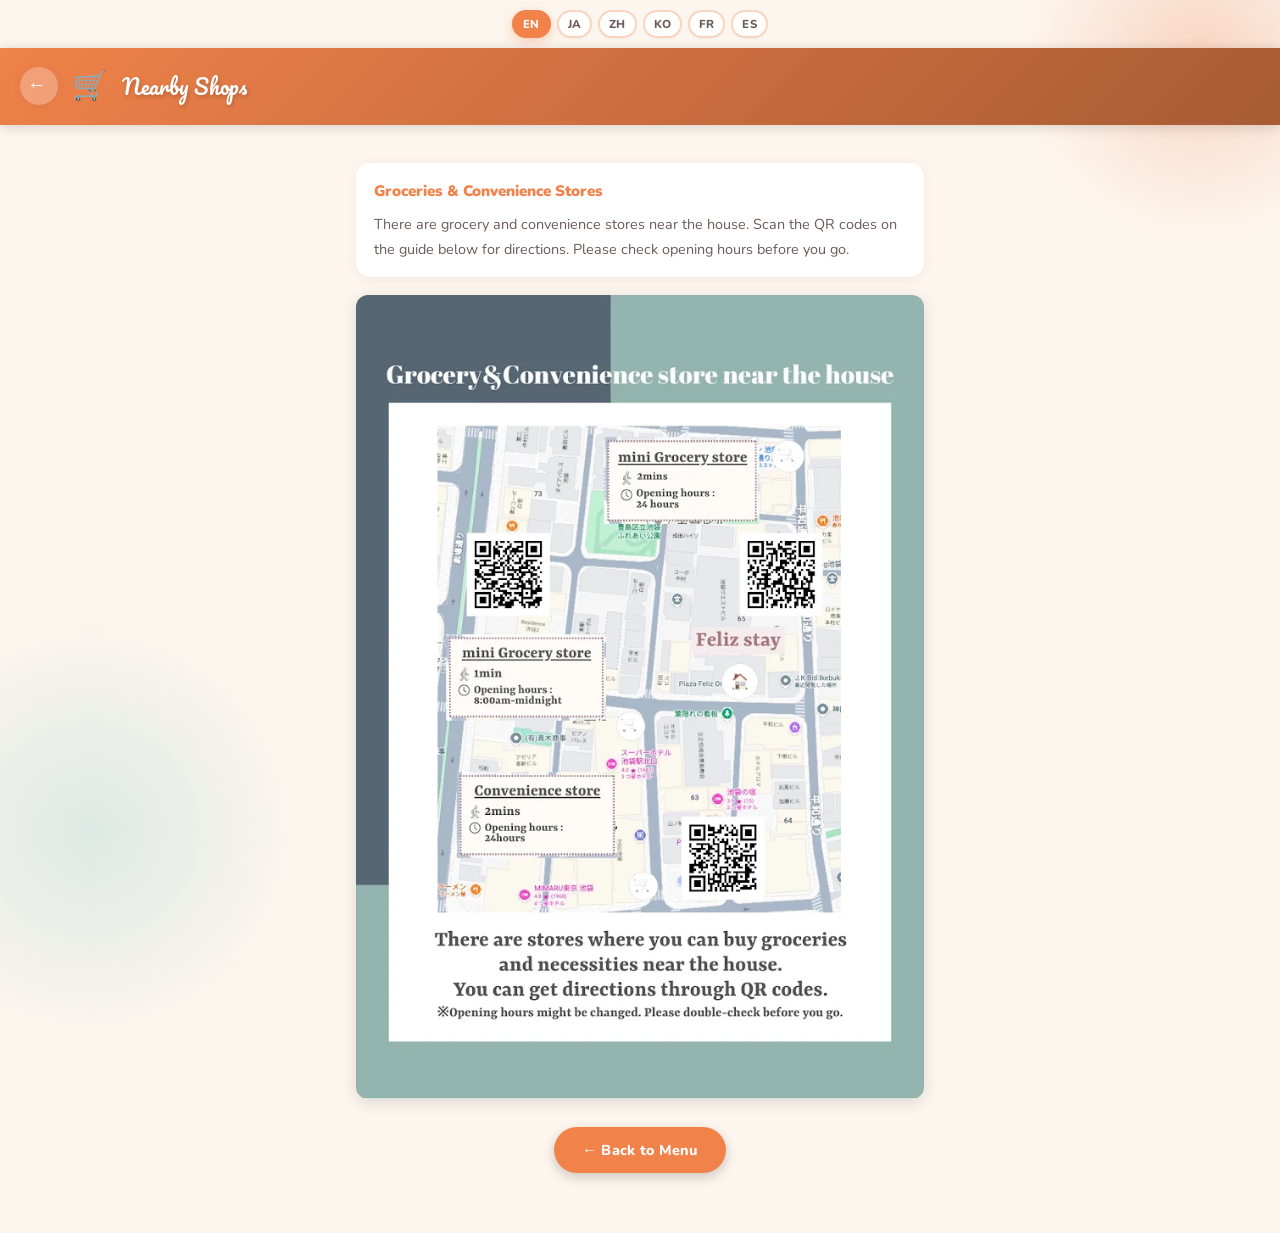
<file: nearby-shops/index.html>
<!doctype html>
<html lang="en">
<head>
  <meta charset="UTF-8">
  <meta name="viewport" content="width=device-width, initial-scale=1.0">
  <title>Nearby Shops - Feliz Stay 907</title>
  <link href="https://fonts.googleapis.com/css2?family=Nunito:wght@600;700;800;900&family=Pacifico&display=swap" rel="stylesheet">
  <link rel="stylesheet" href="../assets/style-sub.css?v=header-bands-20260528">
  <link rel="stylesheet" href="../assets/cute-pack.css">
  <style id="cute-pack-theme">:root{--cp-chip-a:#fff3e8;--cp-chip-b:#fdeef4;--cp-hover-shadow:rgba(220,140,90,.18);--cp-dot-1:rgba(240,170,120,.10);}</style>
  <style>
    :root { --accent:#f0824a; --accent-light:#fad4be; --cream:#fdf6ee; --text-dark:#3a3232; --text-mid:#6b5a5a; }
    * { box-sizing:border-box; margin:0; padding:0; }
    body { min-height:100vh; background:var(--cream); color:var(--text-dark); font-family:'Nunito',sans-serif; }
    .lang-bar { display:flex; justify-content:center; gap:6px; padding:10px 16px; flex-wrap:wrap; }
    .lang-btn { border:2px solid var(--accent-light); background:rgba(255,255,255,.92); border-radius:50px; padding:4px 9px; color:var(--text-mid); cursor:pointer; font:800 .72rem 'Nunito',sans-serif; }
    .lang-btn.active { background:var(--accent); border-color:var(--accent); color:#fff; }
    .top-bar { display:flex; align-items:center; gap:14px; position:sticky; top:0; z-index:10; padding:16px 20px; background:linear-gradient(135deg,var(--accent),color-mix(in srgb,var(--accent) 70%,black)); box-shadow:0 2px 12px rgba(0,0,0,.15); }
    .back-btn { display:flex; align-items:center; justify-content:center; flex-shrink:0; width:38px; height:38px; border-radius:50%; background:rgba(255,255,255,.25); color:#fff; text-decoration:none; font-size:1.2rem; }
    .top-emoji { font-size:1.8rem; }
    .top-title { flex:1; color:#fff; font:1.3rem 'Pacifico',cursive; text-shadow:1px 2px 4px rgba(0,0,0,.2); }
    .content { max-width:600px; margin:0 auto; padding:20px 16px 40px; }
    .info-card { margin:18px 0; padding:16px 18px; border-radius:14px; background:#fff; box-shadow:0 2px 12px rgba(120,80,60,.08); color:var(--text-mid); font-size:.9rem; line-height:1.7; }
    .info-card h3 { margin-bottom:8px; color:var(--accent); font-size:.95rem; font-weight:900; }
    .guide { display:block; width:100%; border-radius:12px; box-shadow:0 4px 16px rgba(0,0,0,.12); }
    .back-footer { margin-top:28px; padding-bottom:20px; text-align:center; }
    .back-footer a { display:inline-flex; padding:12px 28px; border-radius:50px; background:var(--accent); color:#fff; text-decoration:none; box-shadow:0 4px 12px rgba(0,0,0,.2); font-size:.9rem; font-weight:800; }
  </style>
</head>
<body>
  <div class="lang-bar">
    <button class="lang-btn active" onclick="setLang('en',this)">EN</button><button class="lang-btn" onclick="setLang('ja',this)">JA</button><button class="lang-btn" onclick="setLang('zh',this)">ZH</button><button class="lang-btn" onclick="setLang('ko',this)">KO</button><button class="lang-btn" onclick="setLang('fr',this)">FR</button><button class="lang-btn" onclick="setLang('es',this)">ES</button>
  </div>
  <div class="top-bar"><a href="../" class="back-btn" aria-label="Back">←</a><span class="top-emoji">🛒</span><div class="top-title" data-i18n="pageTitle">Nearby Shops</div></div>
  <main class="content">
    <div class="info-card"><h3 data-i18n="heading">Groceries & Convenience Stores</h3><p data-i18n="intro">There are grocery and convenience stores near the house. Scan the QR codes on the guide below for directions. Please check opening hours before you go.</p></div>
    <img class="guide" src="assets/grocery-and-convenience-map.webp" alt="Map of nearby grocery and convenience stores">
    <div class="back-footer"><a href="../" data-i18n="backToMenu">← Back to Menu</a></div>
  </main>
  <script>
    const S={en:{pageTitle:'Nearby Shops',heading:'Groceries & Convenience Stores',intro:'There are grocery and convenience stores near the house. Scan the QR codes on the guide below for directions. Please check opening hours before you go.',backToMenu:'← Back to Menu'},ja:{pageTitle:'近隣のお店',heading:'食料品店・コンビニエンスストア',intro:'お部屋の近くに食料品店とコンビニがあります。下の案内にあるQRコードから行き方を確認できます。営業時間は事前にご確認ください。',backToMenu:'← メニューへ戻る'},zh:{pageTitle:'附近商店',heading:'食品店和便利店',intro:'房源附近有食品店和便利店。您可以扫描下方指南中的二维码查看路线。出发前请确认营业时间。',backToMenu:'← 返回菜单'},ko:{pageTitle:'주변 상점',heading:'식료품점과 편의점',intro:'숙소 근처에 식료품점과 편의점이 있습니다. 아래 안내의 QR 코드로 길을 확인할 수 있습니다. 방문 전 영업시간을 확인해 주세요.',backToMenu:'← 메뉴로 돌아가기'},fr:{pageTitle:'Commerces a proximite',heading:'Epiceries et commerces de proximite',intro:'Des epiceries et commerces de proximite se trouvent pres du logement. Scannez les codes QR du guide ci-dessous pour obtenir l itineraire. Verifiez les horaires avant de vous y rendre.',backToMenu:'← Retour au menu'},es:{pageTitle:'Tiendas cercanas',heading:'Supermercados y tiendas de conveniencia',intro:'Hay supermercados y tiendas de conveniencia cerca del alojamiento. Escanee los codigos QR de la guia para ver como llegar. Compruebe el horario antes de ir.',backToMenu:'← Volver al menu'}};
    function setLang(lang,button){document.querySelectorAll('.lang-btn').forEach((item)=>item.classList.remove('active'));button.classList.add('active');document.querySelectorAll('[data-i18n]').forEach((item)=>{item.textContent=S[lang][item.dataset.i18n];});}
  </script>
  <script src="../assets/cute-pack.js" defer></script>
</body>
</html>
</file>
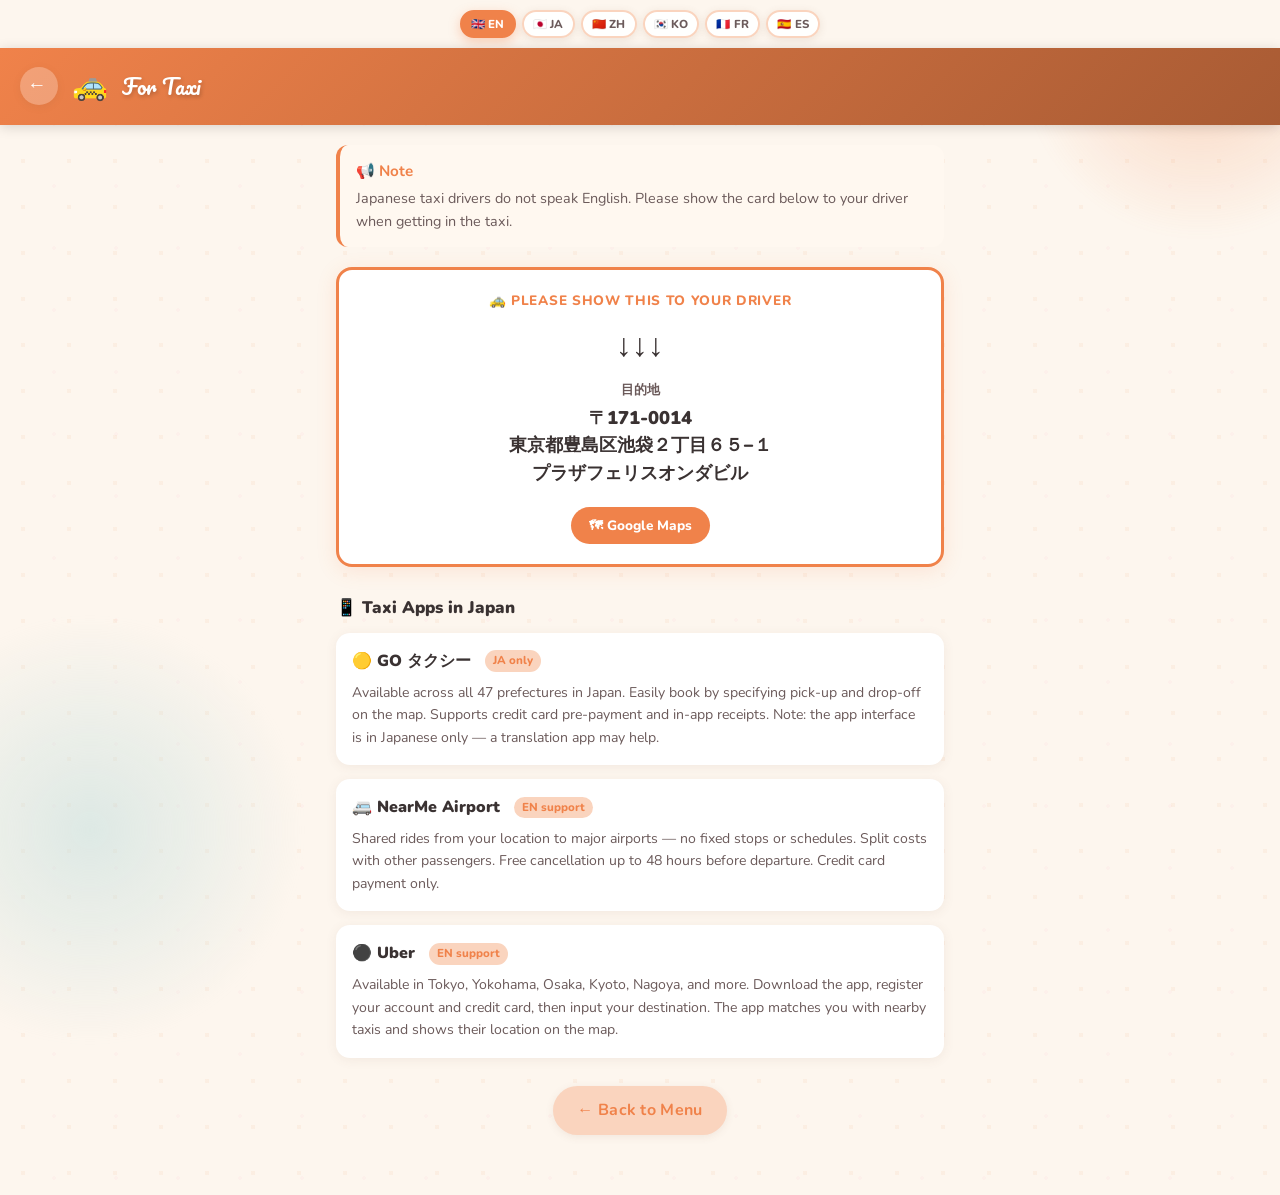
<file: taxi/index.html>
<!DOCTYPE html>
<html lang="en">
<head>
<meta charset="UTF-8">
<meta name="viewport" content="width=device-width, initial-scale=1.0">
<title>For Taxi — Feliz Stay 907</title>
<link href="https://fonts.googleapis.com/css2?family=Nunito:wght@600;700;800;900&family=Pacifico&display=swap" rel="stylesheet">
<link rel="stylesheet" href="../assets/style-sub.css?v=header-bands-20260528">
<style>
  :root {
    --accent: #f0824a;
    --accent-light: #fad4be;
    --cream: #fdf6ee;
    --text-dark: #3a3232;
    --text-mid: #6b5a5a;
  }
  * { box-sizing: border-box; margin: 0; padding: 0; }
  body { font-family: 'Nunito', sans-serif; background: var(--cream); color: var(--text-dark); min-height: 100vh; }
  .top-bar {
    background: linear-gradient(135deg, var(--accent) 0%, color-mix(in srgb, var(--accent) 70%, black) 100%);
    padding: 16px 20px;
    display: flex;
    align-items: center;
    gap: 14px;
    position: sticky;
    top: 0;
    z-index: 10;
    box-shadow: 0 2px 12px rgba(0,0,0,0.15);
  }
  .back-btn {
    background: rgba(255,255,255,0.25);
    border: none;
    border-radius: 50%;
    width: 38px; height: 38px;
    display: flex; align-items: center; justify-content: center;
    cursor: pointer;
    font-size: 1.2rem;
    color: #fff;
    text-decoration: none;
    flex-shrink: 0;
    transition: background 0.2s;
  }
  .back-btn:hover { background: rgba(255,255,255,0.4); }
  .top-title {
    font-family: 'Pacifico', cursive;
    font-size: 1.3rem;
    color: #fff;
    text-shadow: 1px 2px 4px rgba(0,0,0,0.2);
    flex: 1;
  }
  .top-emoji { font-size: 1.8rem; }
  .content { padding: 20px 16px 40px; max-width: 640px; margin: 0 auto; }
  .back-footer {
    text-align: center;
    margin-top: 28px;
    padding-bottom: 20px;
  }
  .back-footer a {
    display: inline-flex;
    align-items: center;
    gap: 8px;
    color: var(--accent);
    font-weight: 700;
    font-size: 1rem;
    text-decoration: none;
    background: var(--accent-light);
    padding: 12px 24px;
    border-radius: 50px;
    transition: opacity 0.2s;
  }
  .back-footer a:hover { opacity: 0.8; }

  /* lang-bar */
  .lang-bar {
    display: flex;
    justify-content: center;
    gap: 6px;
    padding: 10px 16px;
    flex-wrap: wrap;
    background: var(--cream);
  }
  .lang-btn {
    border: 2px solid var(--accent-light);
    background: rgba(255,255,255,0.92);
    backdrop-filter: blur(6px);
    border-radius: 50px;
    padding: 4px 9px;
    font-family: 'Nunito', sans-serif;
    font-size: 0.72rem;
    font-weight: 800;
    color: var(--text-mid);
    cursor: pointer;
    transition: all 0.2s;
    box-shadow: 0 2px 8px rgba(120,80,60,0.12);
  }
  .lang-btn.active {
    background: var(--accent);
    border-color: var(--accent);
    color: #fff;
  }
  .lang-btn:hover:not(.active) {
    border-color: var(--accent);
    color: var(--accent);
  }

  /* note box */
  .note-box {
    background: #fff8f0;
    border-left: 4px solid var(--accent);
    border-radius: 12px;
    padding: 14px 16px;
    margin-bottom: 20px;
    font-size: 0.9rem;
    line-height: 1.6;
    color: var(--text-mid);
  }
  .note-box strong {
    color: var(--accent);
    display: block;
    margin-bottom: 4px;
    font-size: 0.95rem;
  }

  /* driver card */
  .driver-card {
    background: #fff;
    border: 3px solid var(--accent);
    border-radius: 16px;
    padding: 20px;
    margin-bottom: 24px;
    text-align: center;
    box-shadow: 0 4px 20px rgba(240,130,74,0.15);
  }
  .driver-card .driver-label {
    font-size: 0.85rem;
    font-weight: 800;
    color: var(--accent);
    text-transform: uppercase;
    letter-spacing: 0.05em;
    margin-bottom: 10px;
  }
  .driver-card .arrow-down {
    font-size: 2rem;
    display: block;
    margin-bottom: 10px;
  }
  .driver-card .destination {
    font-size: 1.15rem;
    font-weight: 900;
    color: var(--text-dark);
    line-height: 1.5;
    margin-bottom: 8px;
  }
  .driver-card .destination .address-label {
    font-size: 0.8rem;
    font-weight: 700;
    color: var(--text-mid);
    display: block;
    margin-bottom: 4px;
  }
  .driver-card .map-link {
    display: inline-flex;
    align-items: center;
    gap: 6px;
    margin-top: 12px;
    background: var(--accent);
    color: #fff;
    text-decoration: none;
    padding: 8px 18px;
    border-radius: 50px;
    font-size: 0.85rem;
    font-weight: 800;
    transition: opacity 0.2s;
  }
  .driver-card .map-link:hover { opacity: 0.85; }

  /* section heading */
  .section-heading {
    font-size: 1.05rem;
    font-weight: 900;
    color: var(--text-dark);
    margin: 28px 0 12px;
    display: flex;
    align-items: center;
    gap: 8px;
  }

  /* app card */
  .app-card {
    background: #fff;
    border-radius: 14px;
    padding: 16px;
    margin-bottom: 14px;
    box-shadow: 0 2px 12px rgba(120,80,60,0.08);
  }
  .app-card .app-name {
    font-size: 1rem;
    font-weight: 900;
    color: var(--text-dark);
    margin-bottom: 8px;
    display: flex;
    align-items: center;
    gap: 8px;
  }
  .app-card .app-body {
    font-size: 0.88rem;
    line-height: 1.6;
    color: var(--text-mid);
  }
  .app-card .app-tag {
    display: inline-block;
    background: var(--accent-light);
    color: var(--accent);
    font-size: 0.72rem;
    font-weight: 800;
    border-radius: 50px;
    padding: 2px 8px;
    margin-left: 6px;
  }
</style>
  <link rel="stylesheet" href="../assets/cute-pack.css">
  <style id="cute-pack-theme">:root{--cp-chip-a:#fff3e8;--cp-chip-b:#fdeef4;--cp-hover-shadow:rgba(220,140,90,.18);--cp-dot-1:rgba(240,170,120,.10);}</style>
</head>
<body>
<div class="lang-bar">
  <button class="lang-btn active" onclick="setLang('en', this)">🇬🇧 EN</button>
  <button class="lang-btn" onclick="setLang('ja', this)">🇯🇵 JA</button>
  <button class="lang-btn" onclick="setLang('zh', this)">🇨🇳 ZH</button>
  <button class="lang-btn" onclick="setLang('ko', this)">🇰🇷 KO</button>
  <button class="lang-btn" onclick="setLang('fr', this)">🇫🇷 FR</button>
  <button class="lang-btn" onclick="setLang('es', this)">🇪🇸 ES</button>
</div>
<div class="top-bar">
  <a href="../" class="back-btn">←</a>
  <span class="top-emoji">🚕</span>
  <div class="top-title" data-i18n="pageTitle">For Taxi</div>
</div>

<div class="content">

  <!-- Note to guest -->
  <div class="note-box">
    <strong data-i18n="noteTitle">📢 Note</strong>
    <span data-i18n="noteBody">Japanese taxi drivers do not speak English. Please show the card below to your driver when getting in the taxi.</span>
  </div>

  <!-- Driver card -->
  <div class="driver-card">
    <div class="driver-label" data-i18n="driverLabel">🚕 Please show this to your driver</div>
    <span class="arrow-down">↓↓↓</span>
    <div class="destination">
      <span class="address-label">目的地</span>
      〒171-0014<br>
      東京都豊島区池袋２丁目６５−１<br>
      プラザフェリスオンダビル
    </div>
    <a class="map-link" href="https://maps.google.com/?q=東京都豊島区池袋２丁目６５−１+プラザフェリスオンダビル" target="_blank">
      🗺 Google Maps
    </a>
  </div>

  <!-- Taxi apps -->
  <div class="section-heading" data-i18n="appsTitle">📱 Taxi Apps in Japan</div>

  <div class="app-card">
    <div class="app-name">🟡 GO タクシー <span class="app-tag" data-i18n="jaOnly">JA only</span></div>
    <div class="app-body" data-i18n="goBody">Available across all 47 prefectures in Japan. Easily book by specifying pick-up and drop-off on the map. Supports credit card pre-payment and in-app receipts. Note: the app interface is in Japanese only — a translation app may help.</div>
  </div>

  <div class="app-card">
    <div class="app-name">🚐 NearMe Airport <span class="app-tag" data-i18n="enSupport">EN support</span></div>
    <div class="app-body" data-i18n="nearmeBody">Shared rides from your location to major airports — no fixed stops or schedules. Split costs with other passengers. Free cancellation up to 48 hours before departure. Credit card payment only.</div>
  </div>

  <div class="app-card">
    <div class="app-name">⚫ Uber <span class="app-tag" data-i18n="enSupport2">EN support</span></div>
    <div class="app-body" data-i18n="uberBody">Available in Tokyo, Yokohama, Osaka, Kyoto, Nagoya, and more. Download the app, register your account and credit card, then input your destination. The app matches you with nearby taxis and shows their location on the map.</div>
  </div>

  <div class="back-footer">
    <a href="../" data-i18n="backToMenu">← Back to Menu</a>
  </div>
</div>

<script>
const STRINGS = {
  en: {
    pageTitle: 'For Taxi',
    noteTitle: '📢 Note',
    noteBody: 'Japanese taxi drivers do not speak English. Please show the card below to your driver when getting in the taxi.',
    driverLabel: '🚕 Please show this to your driver',
    appsTitle: '📱 Taxi Apps in Japan',
    goBody: 'Available across all 47 prefectures in Japan. Easily book by specifying pick-up and drop-off on the map. Supports credit card pre-payment and in-app receipts. Note: the app interface is in Japanese only — a translation app may help.',
    nearmeBody: 'Shared rides from your location to major airports — no fixed stops or schedules. Split costs with other passengers. Free cancellation up to 48 hours before departure. Credit card payment only.',
    uberBody: 'Available in Tokyo, Yokohama, Osaka, Kyoto, Nagoya, and more. Download the app, register your account and credit card, then input your destination. The app matches you with nearby taxis and shows their location on the map.',
    jaOnly: 'JA only',
    enSupport: 'EN support',
    enSupport2: 'EN support',
    backToMenu: '← Back to Menu',
  },
  ja: {
    pageTitle: 'タクシー利用案内',
    noteTitle: '📢 ご案内',
    noteBody: '日本のタクシー運転手は英語を話しません。乗車時に以下のカードを運転手にお見せください。',
    driverLabel: '🚕 以下を運転手の方にお見せください',
    appsTitle: '📱 タクシーアプリ',
    goBody: '全国47都道府県で利用可能。地図上で乗降場所を指定して簡単予約。クレジットカード事前決済・アプリ内領収書に対応しています。',
    nearmeBody: '指定場所から主要空港まで乗合タクシー。乗合で料金を分担。出発48時間前まで無料キャンセル可。クレジットカード払いのみ。',
    uberBody: '東京・横浜・大阪・京都・名古屋などで利用可能。アプリをダウンロードしてアカウントを作成し、目的地を入力するだけ。近くのタクシーとマッチングされます。',
    jaOnly: '日本語のみ',
    enSupport: '英語対応',
    enSupport2: '英語対応',
    backToMenu: '← メニューへ戻る',
  },
  zh: {
    pageTitle: '出租车指南',
    noteTitle: '📢 提示',
    noteBody: '日本出租车司机不会说英语。上车时请将以下卡片出示给司机。',
    driverLabel: '🚕 请将以下内容出示给司机',
    appsTitle: '📱 日本打车应用',
    goBody: '覆盖日本全部47个都道府县。在地图上指定上下车地点即可轻松预约。支持信用卡预付款和应用内收据。注意：界面仅有日语，可能需要翻译软件辅助。',
    nearmeBody: '从指定地点到主要机场的拼车服务，无需等待固定班次。可与其他乘客分摊费用。出发48小时前可免费取消。仅支持信用卡付款。',
    uberBody: '可在东京、横滨、大阪、京都、名古屋等城市使用。下载应用并注册账户和信用卡信息，输入目的地，应用将为您匹配附近的出租车。',
    jaOnly: '仅日语',
    enSupport: '支持英语',
    enSupport2: '支持英语',
    backToMenu: '← 返回菜单',
  },
  ko: {
    pageTitle: '택시 안내',
    noteTitle: '📢 안내',
    noteBody: '일본 택시 기사는 영어를 하지 못합니다. 승차 시 아래 카드를 기사에게 보여주세요.',
    driverLabel: '🚕 아래 내용을 기사님께 보여주세요',
    appsTitle: '📱 일본 택시 앱',
    goBody: '일본 전국 47개 도도부현에서 이용 가능. 지도에서 승하차 위치를 지정해 간편 예약. 신용카드 선결제 및 앱 내 영수증 지원. 앱 인터페이스는 일본어 전용.',
    nearmeBody: '지정 장소에서 주요 공항까지 합승 서비스. 다른 승객과 요금 분담 가능. 출발 48시간 전까지 무료 취소. 신용카드 결제만 가능.',
    uberBody: '도쿄, 요코하마, 오사카, 교토, 나고야 등에서 이용 가능. 앱을 다운로드하고 계정 및 신용카드를 등록한 후 목적지를 입력하면 근처 택시와 연결됩니다.',
    jaOnly: '일본어 전용',
    enSupport: '영어 지원',
    enSupport2: '영어 지원',
    backToMenu: '← 메뉴로 돌아가기',
  },
  fr: {
    pageTitle: 'Guide Taxi',
    noteTitle: '📢 Note',
    noteBody: 'Les chauffeurs de taxi japonais ne parlent pas anglais. Montrez la carte ci-dessous à votre chauffeur en montant dans le taxi.',
    driverLabel: '🚕 Veuillez montrer ceci au chauffeur',
    appsTitle: '📱 Applications de taxi au Japon',
    goBody: 'Disponible dans les 47 préfectures du Japon. Réservez facilement en indiquant les points de prise en charge et de dépose sur la carte. Paiement par carte bancaire disponible. Interface en japonais uniquement.',
    nearmeBody: 'Trajets partagés depuis votre emplacement vers les grands aéroports. Partagez les frais avec d\'autres passagers. Annulation gratuite jusqu\'à 48h avant le départ. Paiement par carte uniquement.',
    uberBody: 'Disponible à Tokyo, Yokohama, Osaka, Kyoto, Nagoya et plus. Téléchargez l\'appli, créez un compte et ajoutez votre carte bancaire, puis saisissez votre destination.',
    jaOnly: 'JA uniquement',
    enSupport: 'Support EN',
    enSupport2: 'Support EN',
    backToMenu: '← Retour au menu',
  },
  es: {
    pageTitle: 'Guía de Taxi',
    noteTitle: '📢 Nota',
    noteBody: 'Los taxistas japoneses no hablan inglés. Muestre la tarjeta de abajo a su conductor al subir al taxi.',
    driverLabel: '🚕 Muestre esto al conductor',
    appsTitle: '📱 Apps de taxi en Japón',
    goBody: 'Disponible en las 47 prefecturas de Japón. Reserve fácilmente especificando los puntos de recogida y destino en el mapa. Acepta pago con tarjeta de crédito. Interfaz solo en japonés.',
    nearmeBody: 'Viajes compartidos desde su ubicación a los principales aeropuertos. Comparta el coste con otros pasajeros. Cancelación gratuita hasta 48 horas antes. Solo pago con tarjeta.',
    uberBody: 'Disponible en Tokio, Yokohama, Osaka, Kioto, Nagoya y más. Descargue la app, registre su cuenta y tarjeta, luego ingrese su destino.',
    jaOnly: 'Solo JA',
    enSupport: 'Soporte EN',
    enSupport2: 'Soporte EN',
    backToMenu: '← Volver al menú',
  },
};

function applyTranslations(lang) {
  const t = STRINGS[lang];
  if (!t) return;
  document.querySelectorAll('[data-i18n]').forEach(el => {
    const key = el.getAttribute('data-i18n');
    if (key in t) el.textContent = t[key];
  });
}
function setLang(lang, btn) {
  document.querySelectorAll('.lang-btn').forEach(b => b.classList.remove('active'));
  btn.classList.add('active');
  applyTranslations(lang);
}
applyTranslations('en');
</script>
  <script src="../assets/cute-pack.js" defer></script>
</body>
</html>
</file>
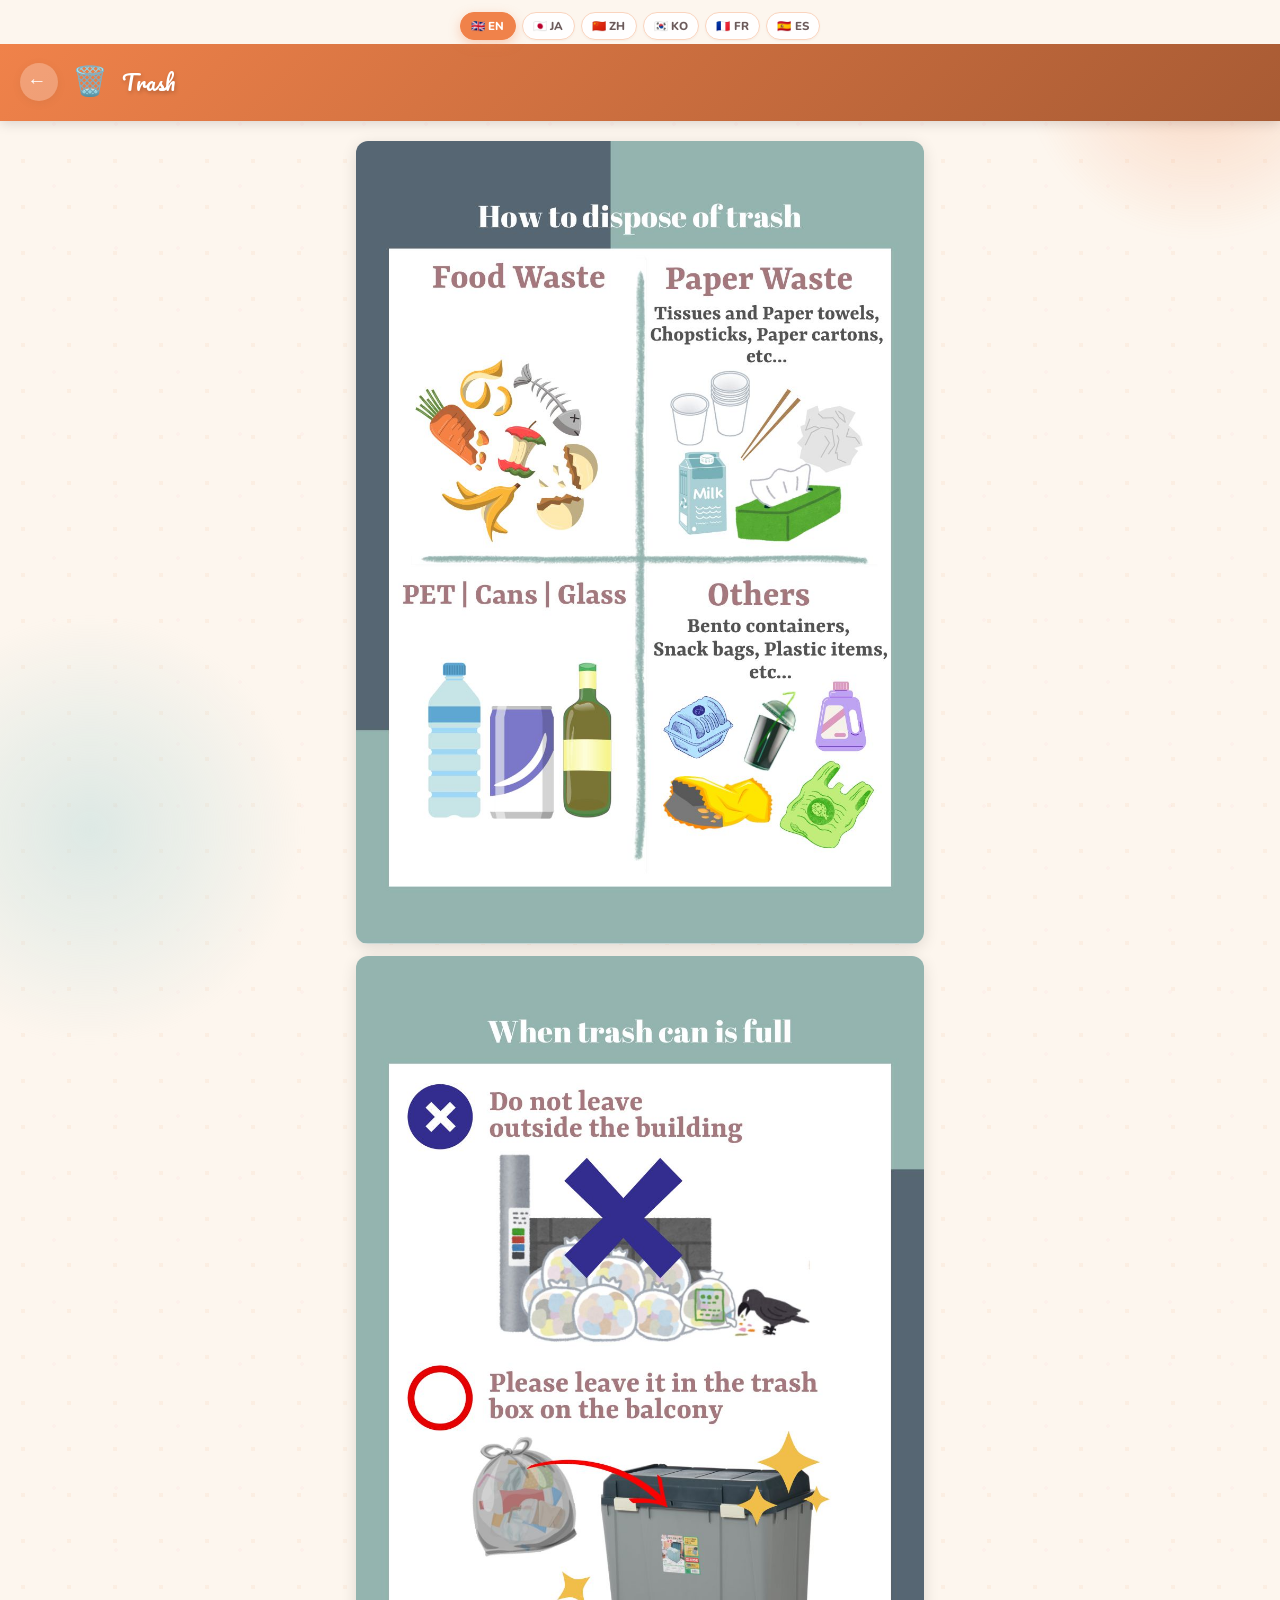
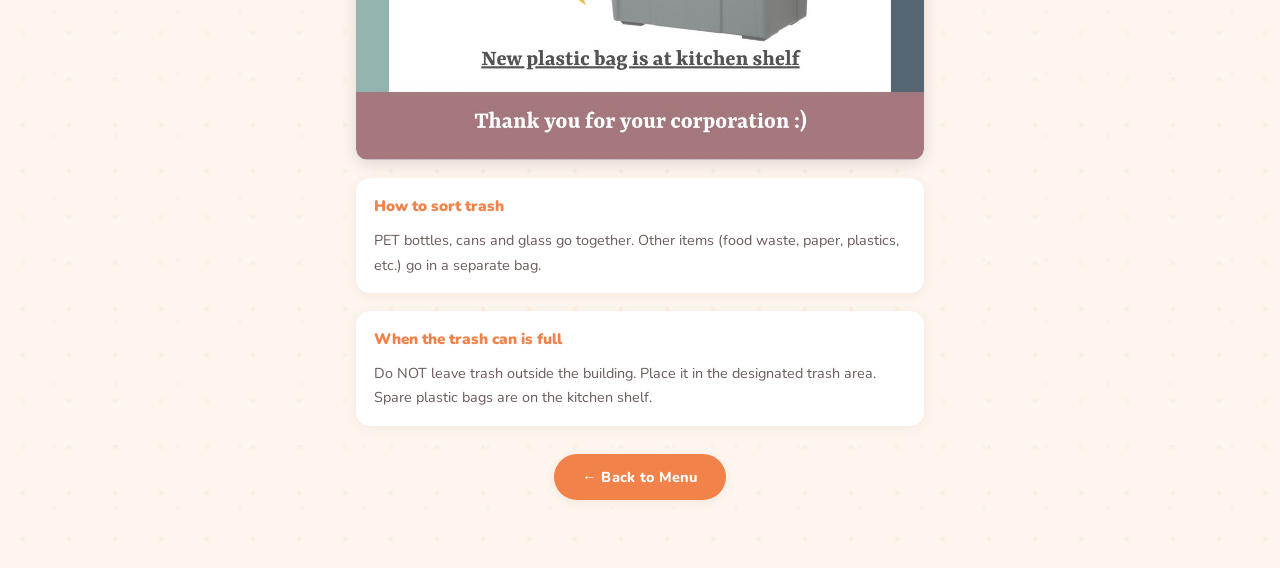
<file: trash/index.html>
<!DOCTYPE html>
<html lang="en">
<head>
<meta charset="UTF-8">
<meta name="viewport" content="width=device-width, initial-scale=1.0">
<title>Trash — Feliz Stay 907</title>
<link href="https://fonts.googleapis.com/css2?family=Nunito:wght@600;700;800;900&family=Pacifico&display=swap" rel="stylesheet">
<style>
  :root {
    --accent: #f0824a;
    --accent-light: #fad4be;
    --cream: #fdf6ee;
    --text-dark: #3a3232;
    --text-mid: #6b5a5a;
  }
  * { box-sizing: border-box; margin: 0; padding: 0; }
  body { font-family: 'Nunito', sans-serif; background: var(--cream); color: var(--text-dark); min-height: 100vh; }
  .top-bar {
    background: linear-gradient(135deg, var(--accent) 0%, color-mix(in srgb, var(--accent) 70%, black) 100%);
    padding: 16px 20px;
    display: flex;
    align-items: center;
    gap: 14px;
    position: sticky;
    top: 0;
    z-index: 10;
    box-shadow: 0 2px 12px rgba(0,0,0,0.15);
  }
  .back-btn {
    background: rgba(255,255,255,0.25);
    border: none;
    border-radius: 50%;
    width: 38px; height: 38px;
    display: flex; align-items: center; justify-content: center;
    cursor: pointer;
    font-size: 1.2rem;
    color: #fff;
    text-decoration: none;
    flex-shrink: 0;
    transition: background 0.2s;
  }
  .back-btn:hover { background: rgba(255,255,255,0.4); }
  .top-title {
    font-family: 'Pacifico', cursive;
    font-size: 1.3rem;
    color: #fff;
    text-shadow: 1px 2px 4px rgba(0,0,0,0.2);
    flex: 1;
  }
  .top-emoji { font-size: 1.8rem; }
  .content { padding: 20px 16px 40px; max-width: 600px; margin: 0 auto; }
  .content img:last-child { margin-bottom: 0; }
  .back-footer {
    text-align: center;
    margin-top: 28px;
    padding-bottom: 20px;
  }
  .back-footer a {
    display: inline-flex;
    align-items: center;
    gap: 8px;
    background: var(--accent);
    color: #fff;
    text-decoration: none;
    padding: 12px 28px;
    border-radius: 50px;
    font-weight: 800;
    font-size: 0.9rem;
    box-shadow: 0 4px 12px rgba(0,0,0,0.2);
    transition: transform 0.2s;
  }
  .back-footer a:hover { transform: scale(1.04); }

  .lang-bar{display:flex;justify-content:center;gap:6px;padding:10px 16px;flex-wrap:wrap;background:var(--cream);}
  .lang-btn{border:2px solid var(--accent-light);background:rgba(255,255,255,0.92);border-radius:50px;padding:4px 9px;font-family:'Nunito',sans-serif;font-size:0.72rem;font-weight:800;color:var(--text-mid);cursor:pointer;transition:all 0.2s;box-shadow:0 2px 8px rgba(120,80,60,0.12);}
  .lang-btn.active{background:var(--accent);border-color:var(--accent);color:#fff;}
  .lang-btn:hover:not(.active){border-color:var(--accent);color:var(--accent);}
  .info-card{background:#fff;border-radius:14px;padding:16px 18px;margin:18px 0;box-shadow:0 2px 12px rgba(120,80,60,0.08);font-size:0.9rem;line-height:1.7;color:var(--text-mid);}
  .info-card h3{font-size:0.95rem;font-weight:900;color:var(--accent);margin-bottom:8px;}
  .info-card ul{padding-left:1.2em;}
  .info-card li{margin-bottom:4px;}
  .tel{font-size:1.1rem;font-weight:900;color:var(--text-dark);letter-spacing:0.03em;}
</style>
    <link rel="stylesheet" href="../assets/style-sub.css?v=header-bands-20260528">
  <link rel="stylesheet" href="../assets/cute-pack.css">
  <style id="cute-pack-theme">:root{--cp-chip-a:#fff3e8;--cp-chip-b:#fdeef4;--cp-hover-shadow:rgba(220,140,90,.18);--cp-dot-1:rgba(240,170,120,.10);}</style>
</head>
<body>
<div class="lang-bar">
  <button class="lang-btn active" onclick="setLang('en',this)">🇬🇧 EN</button>
  <button class="lang-btn" onclick="setLang('ja',this)">🇯🇵 JA</button>
  <button class="lang-btn" onclick="setLang('zh',this)">🇨🇳 ZH</button>
  <button class="lang-btn" onclick="setLang('ko',this)">🇰🇷 KO</button>
  <button class="lang-btn" onclick="setLang('fr',this)">🇫🇷 FR</button>
  <button class="lang-btn" onclick="setLang('es',this)">🇪🇸 ES</button>
</div>
<div class="top-bar">
  <a href="../" class="back-btn">←</a>
  <span class="top-emoji">🗑️</span>
  <div class="top-title" data-i18n="pageTitle">Trash</div>
</div>
<div class="content">
  <img src="[data-uri]" alt="Trash" style="width:100%;border-radius:12px;display:block;margin-bottom:12px;box-shadow:0 4px 16px rgba(0,0,0,0.12);">
<img src="[data-uri]" alt="Trash" style="width:100%;border-radius:12px;display:block;margin-bottom:12px;box-shadow:0 4px 16px rgba(0,0,0,0.12);">
  <div class="info-card"><h3 data-i18n="trash1Title">How to sort trash</h3><p data-i18n="trash1Body">PET bottles, cans and glass go together. Other items (food waste, paper, plastics, etc.) go in a separate bag.</p></div><div class="info-card"><h3 data-i18n="trash2Title">When the trash can is full</h3><p data-i18n="trash2Body">Do NOT leave trash outside the building. Place it in the designated trash area. Spare plastic bags are on the kitchen shelf.</p></div>
<div class="back-footer">
    <a href="../" data-i18n="backToMenu">← Back to Menu</a>
  </div>
</div>

<script>
const S={"en":{"pageTitle":"Trash","trash1Title":"How to sort trash","trash1Body":"PET bottles, cans and glass go together. Other items (food waste, paper, plastics, etc.) go in a separate bag.","trash2Title":"When the trash can is full","trash2Body":"Do NOT leave trash outside the building. Place it in the designated trash area. Spare plastic bags are on the kitchen shelf.","backToMenu":"← Back to Menu"},"ja":{"pageTitle":"ゴミ出し","trash1Title":"ゴミの分別","trash1Body":"ペットボトル・缶・ビンはまとめて。その他（生ゴミ・紙・プラスチック等）は別の袋に入れてください。","trash2Title":"ゴミ箱がいっぱいになったら","trash2Body":"建物の外にゴミを置かないでください。指定のゴミ置き場に入れてください。予備のゴミ袋はキッチンの棚にあります。","backToMenu":"← メニューへ戻る"},"zh":{"pageTitle":"垃圾处理","trash1Title":"垃圾分类","trash1Body":"PET瓶、易拉罐和玻璃瓶放在一起。其他垃圾（厨余、纸张、塑料等）请放入另一个袋子。","trash2Title":"垃圾桶满了怎么办","trash2Body":"请勿将垃圾放在建筑物外。请放入指定垃圾区。备用垃圾袋在厨房架子上。","backToMenu":"← 返回菜单"},"ko":{"pageTitle":"쓰레기 배출","trash1Title":"쓰레기 분리","trash1Body":"PET병, 캔, 유리병은 함께. 기타 쓰레기(음식물, 종이, 플라스틱 등)는 별도 봉투에 넣어 주세요.","trash2Title":"쓰레기통이 가득 찼을 때","trash2Body":"건물 밖에 쓰레기를 두지 마세요. 지정 쓰레기 장소에 넣어 주세요. 여분 비닐봉투는 주방 선반에 있습니다.","backToMenu":"← 메뉴로 돌아가기"},"fr":{"pageTitle":"Dechets","trash1Title":"Tri des dechets","trash1Body":"PET, canettes et verre ensemble. Les autres dechets (nourriture, papier, plastiques) dans un sac separe.","trash2Title":"Quand la poubelle est pleine","trash2Body":"Ne laissez pas les dechets a l'exterieur. Placez-les dans la zone dechets designee. Des sacs de rechange sont dans le placard cuisine.","backToMenu":"← Retour au menu"},"es":{"pageTitle":"Basura","trash1Title":"Separacion de basura","trash1Body":"Botellas PET, latas y vidrio juntos. Otros residuos (comida, papel, plasticos) en bolsa separada.","trash2Title":"Cuando el cubo este lleno","trash2Body":"No deje basura fuera del edificio. Coloquela en el area de basura designada. Bolsas extra en el estante de la cocina.","backToMenu":"← Volver al menu"}};
<script>
function setLang(l,btn){document.querySelectorAll('.lang-btn').forEach(b=>b.classList.remove('active'));btn.classList.add('active');const t=S[l];if(!t)return;document.querySelectorAll('[data-i18n]').forEach(el=>{const k=el.getAttribute('data-i18n');if(k in t)el.textContent=t[k];});}
setLang('en',document.querySelector('.lang-btn.active'));
</script>
</script>
  <script src="../assets/cute-pack.js" defer></script>
</body>
</html>
</file>
<file: assets/style-sub.css>
/* ─────────────────────────────────────────────────────────────────
   Feliz Stay 907 · Sub-page shared refinements
   Loaded AFTER each page's inline <style>, so same-specificity rules
   here win. Uses each page's own --accent variable (preserves per-
   page color identity). Keeps everything non-destructive.
   ───────────────────────────────────────────────────────────────── */

:root {
  /* Warm shadow system — layered for depth without heaviness */
  --shadow-xs: 0 1px 2px rgba(120, 80, 60, 0.06);
  --shadow-sm: 0 2px 8px rgba(120, 80, 60, 0.09);
  --shadow-md: 0 4px 18px rgba(120, 80, 60, 0.12);
  --shadow-lg: 0 10px 34px rgba(120, 80, 60, 0.18);
  --shadow-hover: 0 14px 38px rgba(120, 80, 60, 0.22);

  /* Consistent radii + eases */
  --r-sm: 10px;
  --r-md: 16px;
  --r-lg: 22px;
  --r-xl: 28px;
  --ease-pop: cubic-bezier(.34, 1.56, .64, 1);
}

html { -webkit-tap-highlight-color: transparent; }

body {
  padding-bottom: env(safe-area-inset-bottom);
  line-height: 1.55;
  position: relative;
}

/* Soft warm ambient gradient blobs (behind content) */
body::before,
body::after {
  content: '';
  position: fixed;
  border-radius: 50%;
  pointer-events: none;
  z-index: 0;
  filter: blur(4px);
}
body::before {
  top: -120px; right: -100px;
  width: 360px; height: 360px;
  background: radial-gradient(circle, color-mix(in srgb, var(--accent, #f0824a) 28%, transparent) 0%, transparent 70%);
}
body::after {
  bottom: -140px; left: -120px;
  width: 420px; height: 420px;
  background: radial-gradient(circle, rgba(195, 222, 221, 0.55) 0%, transparent 72%);
}

/* Elevate page content above the blobs */
.top-bar,
.lang-bar,
.hero,
.content,
main {
  position: relative;
  z-index: 1;
}

/* ── Skip link ── */
.skip-link {
  position: absolute;
  left: -9999px;
  top: 10px;
  background: var(--accent, #f0824a);
  color: #fff;
  padding: 10px 16px;
  border-radius: 999px;
  font-family: inherit;
  font-weight: 800;
  z-index: 1000;
  text-decoration: none;
}
.skip-link:focus { left: 10px; }

/* ── Top bar refinement ── */
.top-bar {
  top: env(safe-area-inset-top);
  background: linear-gradient(135deg, var(--accent, #f0824a) 0%, color-mix(in srgb, var(--accent, #f0824a) 70%, black) 100%);
  border-bottom: none;
  box-shadow: 0 2px 12px rgba(0,0,0,0.15);
  padding-top: calc(16px + env(safe-area-inset-top));
}

/* ── Back button refinement ── */
.back-btn {
  border-radius: 999px;
  padding: 8px 16px 8px 12px;
  box-shadow: var(--shadow-sm);
  transition: transform 0.2s var(--ease-pop), box-shadow 0.2s, opacity 0.2s;
  letter-spacing: 0.02em;
}
.back-btn:hover,
.back-btn:focus-visible {
  transform: translateY(-1px);
  box-shadow: var(--shadow-md);
  opacity: 1;
  outline: none;
}
.back-btn:active { transform: translateY(0); }

/* ── Top bar title polish ── */
.top-bar-title {
  font-family: 'Pacifico', cursive;
  font-weight: 400;
  font-size: 1.1rem;
  letter-spacing: 0.02em;
  color: #fff;
  text-shadow: 1px 2px 4px rgba(0,0,0,0.2);
}

.top-title {
  color: #fff;
  text-shadow: 1px 2px 4px rgba(0,0,0,0.2);
}

/* ── Hero polish ── */
.hero {
  padding: 44px 24px 38px;
  overflow: hidden;
  position: relative;
}
.hero::after {
  content: '';
  position: absolute;
  right: -30px; top: -30px;
  width: 180px; height: 180px;
  border-radius: 50%;
  background: rgba(255, 255, 255, 0.08);
  pointer-events: none;
}
.hero-icon {
  filter: drop-shadow(0 8px 14px rgba(0, 0, 0, 0.18));
  animation: floatIcon 3.5s ease-in-out infinite;
}
@keyframes floatIcon {
  0%, 100% { transform: translateY(0) rotate(-2deg); }
  50% { transform: translateY(-6px) rotate(2deg); }
}
.hero h1 {
  font-weight: 400;
  line-height: 1.18;
  letter-spacing: 0.01em;
  text-shadow: 2px 2px 0 rgba(0, 0, 0, 0.08);
}
.hero-sub {
  letter-spacing: 0.03em;
}

/* ── Language switcher polish ── */
.lang-bar {
  padding: 12px 16px 4px;
  position: relative;
  z-index: 2;
}
.lang-btn {
  border-width: 1.5px;
  padding: 5px 10px;
  box-shadow: var(--shadow-xs);
  letter-spacing: 0.02em;
  transition: all 0.2s ease;
}
.lang-btn.active {
  box-shadow: 0 4px 12px color-mix(in srgb, var(--accent, #f0824a) 35%, transparent);
}
.lang-btn:focus-visible:not(.active) {
  outline: none;
  border-color: var(--accent, #f0824a);
  color: var(--accent, #f0824a);
}

/* ── Card refinement ── */
.card {
  border-radius: var(--r-lg);
  box-shadow: var(--shadow-sm);
  border: 1px solid rgba(120, 80, 60, 0.05);
  transition: box-shadow 0.25s ease, transform 0.25s var(--ease-pop);
}
.card:hover {
  box-shadow: var(--shadow-md);
}

.card-title {
  letter-spacing: 0.01em;
}

/* ── Back footer button ── */
.back-footer a {
  box-shadow: var(--shadow-sm);
  transition: transform 0.2s var(--ease-pop), box-shadow 0.2s, opacity 0.2s;
  letter-spacing: 0.02em;
}
.back-footer a:hover,
.back-footer a:focus-visible {
  transform: translateY(-2px);
  box-shadow: var(--shadow-md);
  opacity: 1;
  outline: none;
}

/* ── Focus-visible safety net ── */
a:focus-visible,
button:focus-visible {
  outline: 2px solid var(--accent, #f0824a);
  outline-offset: 2px;
  border-radius: 4px;
}
.back-btn:focus-visible,
.lang-btn:focus-visible,
.back-footer a:focus-visible {
  outline: none; /* custom focus above */
}

/* ── Image polish ── */
img,
.meter-photo,
.photo,
.card img {
  border-radius: var(--r-md);
}

/* ── Reduced motion ── */
@media (prefers-reduced-motion: reduce) {
  *,
  *::before,
  *::after {
    animation-duration: 0.01ms !important;
    animation-iteration-count: 1 !important;
    transition-duration: 0.01ms !important;
  }
}

/* ── Small utility: trailing bottom breathing room ── */
.content {
  padding-bottom: calc(48px + env(safe-area-inset-bottom));
}
</file>
<file: assets/cute-pack.css>
/* ==== Cute Pack: shared lightweight decorations (no deps) ==== */
:root {
  --cp-chip-a: #eaf6ff;
  --cp-chip-b: #fdf1f7;
  --cp-hover-shadow: rgba(80, 140, 200, .18);
  --cp-dot-1: rgba(140, 190, 240, .10);
  --cp-dot-2: rgba(255, 170, 200, .08);
  --cp-sparkle: #ffb6d1;
}

@media (prefers-reduced-motion: no-preference) {
  .hero-house,
  .hero .mark,
  header.hero .mark,
  body:not(.cp-emergency) .top-emoji,
  body:not(.cp-emergency) .top h1 span[aria-hidden="true"] {
    display: inline-block;
    animation: cp-bob 3s ease-in-out infinite;
    will-change: transform;
  }

  @keyframes cp-bob {
    0%, 100% { transform: translateY(0) rotate(-2deg); }
    50% { transform: translateY(-8px) rotate(2deg); }
  }

  .pl-icon {
    display: inline-block;
    animation: cp-wiggle 4s ease-in-out infinite;
    will-change: transform;
  }

  .pl-btn:nth-child(2) .pl-icon { animation-delay: .6s; }
  .pl-btn:nth-child(3) .pl-icon { animation-delay: 1.2s; }
  .pl-btn:nth-child(4) .pl-icon { animation-delay: 1.8s; }

  @keyframes cp-wiggle {
    0%, 88%, 100% { transform: rotate(0); }
    90% { transform: rotate(-8deg) scale(1.08); }
    94% { transform: rotate(8deg) scale(1.08); }
    98% { transform: rotate(-4deg); }
  }

  .wifi-card,
  .wifi {
    position: relative;
    overflow: hidden;
  }

  .wifi-card::after,
  .wifi::after {
    content: '';
    position: absolute;
    top: 0;
    left: -80%;
    width: 50%;
    height: 100%;
    background: linear-gradient(105deg, transparent, rgba(255,255,255,.35), transparent);
    animation: cp-shine 5s ease-in-out infinite;
    pointer-events: none;
  }

  @keyframes cp-shine {
    0%, 70% { transform: translateX(0); opacity: 1; }
    85%, 100% { transform: translateX(420%); opacity: 1; }
  }

  .cp-reveal {
    opacity: 0;
    transform: translateY(14px) scale(.98);
    transition: opacity .5s ease, transform .5s cubic-bezier(.34, 1.56, .64, 1);
  }

  .cp-reveal.cp-in {
    opacity: 1;
    transform: none;
  }

  .chat-avatar {
    animation: cp-hop 6s ease-in-out infinite;
    will-change: transform;
  }

  @keyframes cp-hop {
    0%, 92%, 100% { transform: translateY(0); }
    94% { transform: translateY(-5px); }
    97% { transform: translateY(0); }
    98.5% { transform: translateY(-2px); }
  }
}

@media (prefers-reduced-motion: reduce) {
  .hero-house,
  .hero .mark,
  header.hero .mark,
  .top-emoji,
  .pl-icon,
  .chat-avatar,
  .wifi-card::after,
  .wifi::after {
    animation: none !important;
  }

  .cp-reveal,
  .cp-reveal.cp-in {
    opacity: 1 !important;
    transform: none !important;
    transition: none !important;
  }
}

.pl-btn,
.chip,
.em-btn,
.lang-btn,
.back-btn,
.back,
.back-footer a,
.maps-btn,
.map-link,
.wifi-row,
.qr-toggle,
.send-btn {
  transition: transform .15s cubic-bezier(.34, 1.56, .64, 1), box-shadow .15s;
}

.pl-btn:active,
.chip:active,
.em-btn:active,
.lang-btn:active,
.back-btn:active,
.back:active,
.back-footer a:active,
.maps-btn:active,
.map-link:active,
.wifi-row:active,
.qr-toggle:active,
.send-btn:active {
  transform: scale(.94);
}

.pl-btn:hover,
.back:hover,
.back-footer a:hover,
.maps-btn:hover,
.map-link:hover,
.wifi-row:hover,
.qr-toggle:hover {
  transform: translateY(-3px) scale(1.02);
  box-shadow: 0 10px 24px var(--cp-hover-shadow);
}

.pl-icon-wrap {
  background: linear-gradient(135deg, var(--cp-chip-a), var(--cp-chip-b)) !important;
  border-radius: 50%;
  box-shadow: inset 0 0 0 3px #fff, 0 3px 8px rgba(120, 160, 220, .15);
}

body {
  background-image:
    radial-gradient(var(--cp-dot-1) 2.5px, transparent 2.5px),
    radial-gradient(var(--cp-dot-2) 2px, transparent 2px);
  background-size: 46px 46px, 62px 62px;
  background-position: 0 0, 23px 31px;
}

.menu-group-title::after {
  content: ' ✦';
  font-size: .7em;
  color: var(--cp-sparkle);
  vertical-align: super;
}
/* ==== /Cute Pack ==== */
</file>
